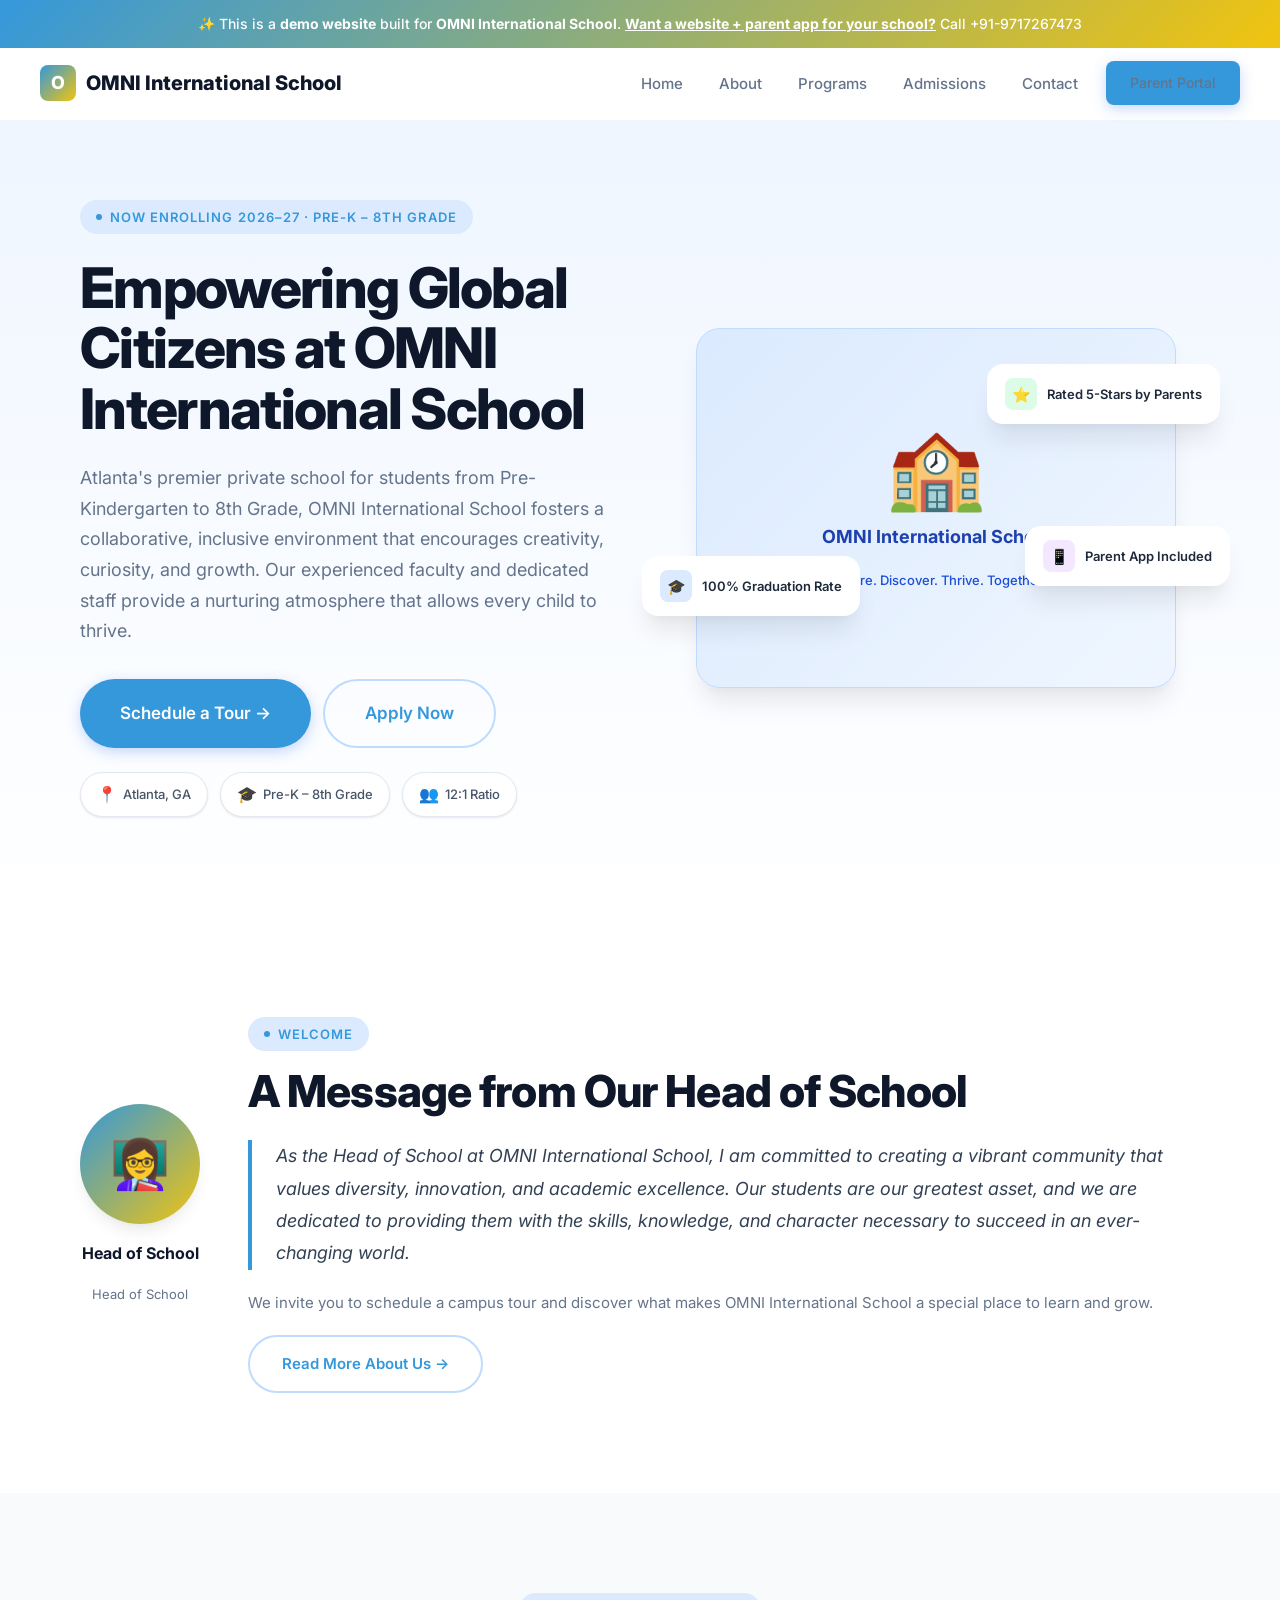
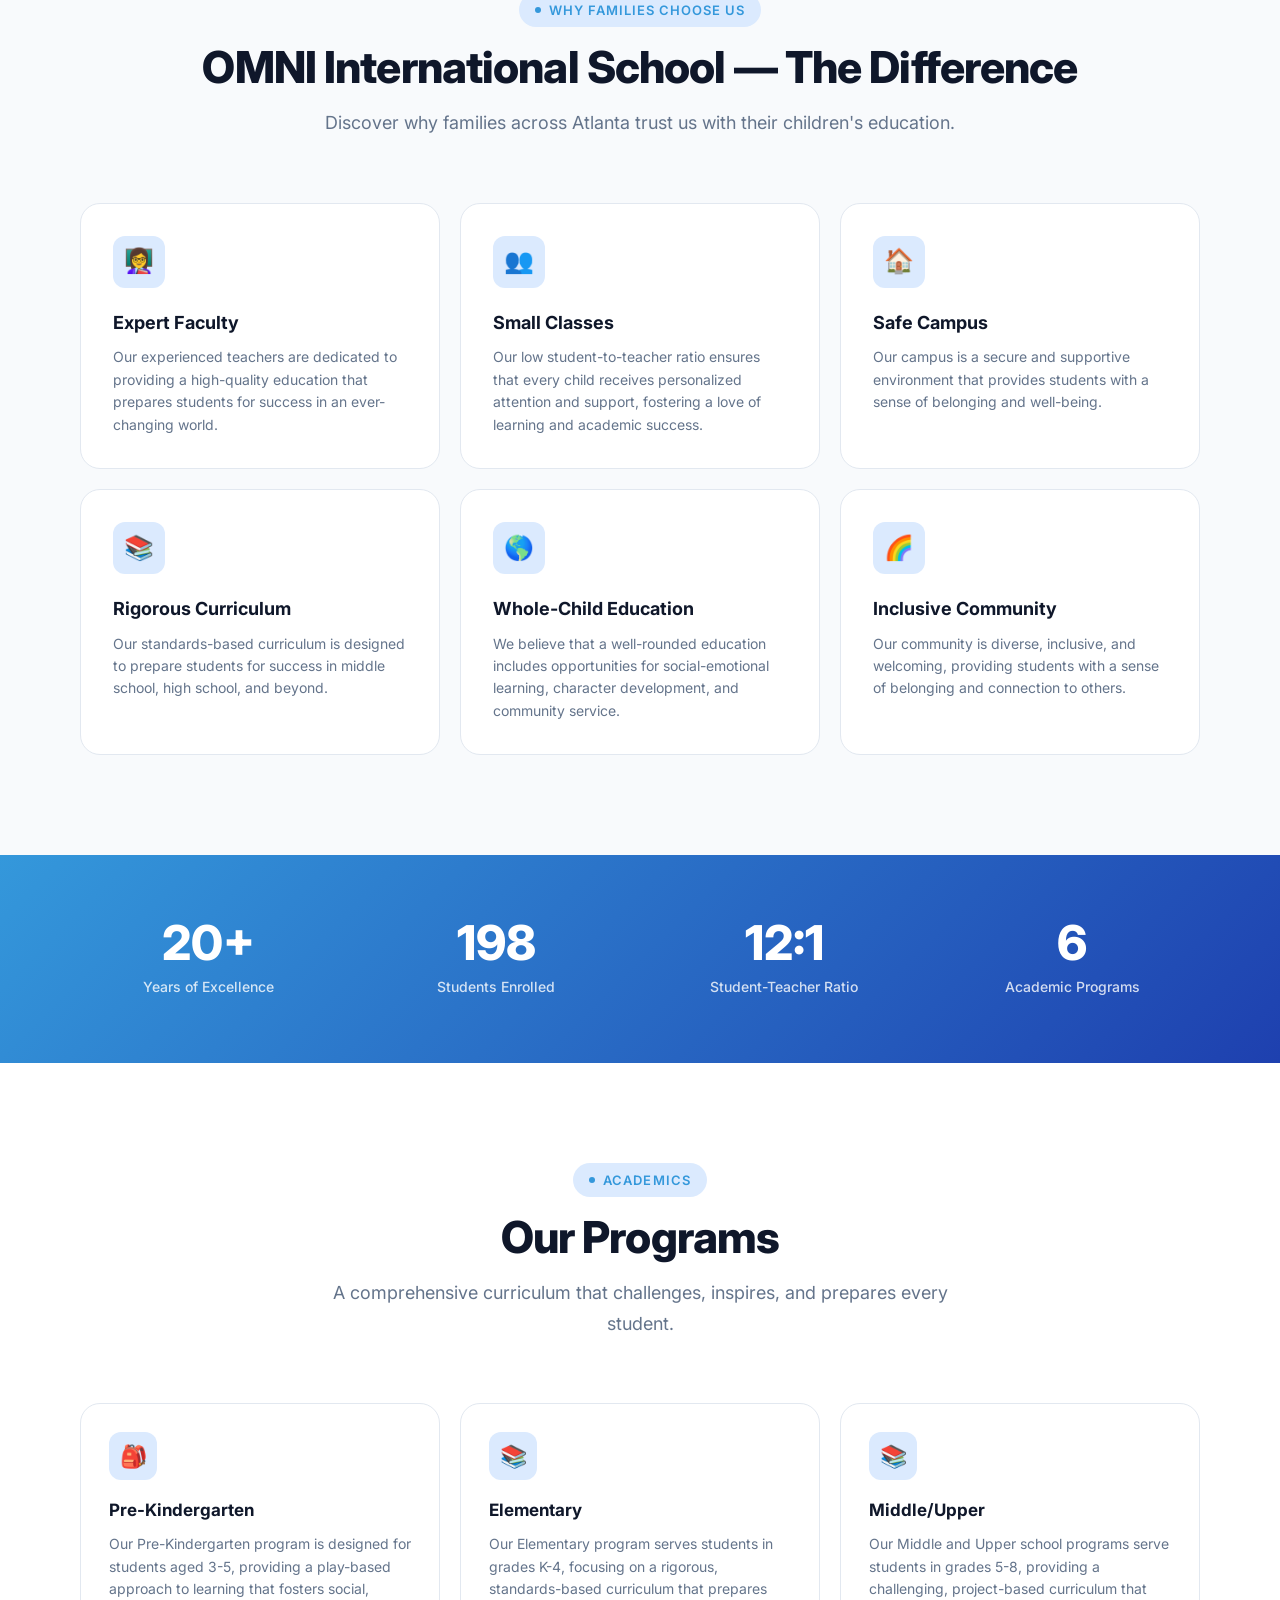
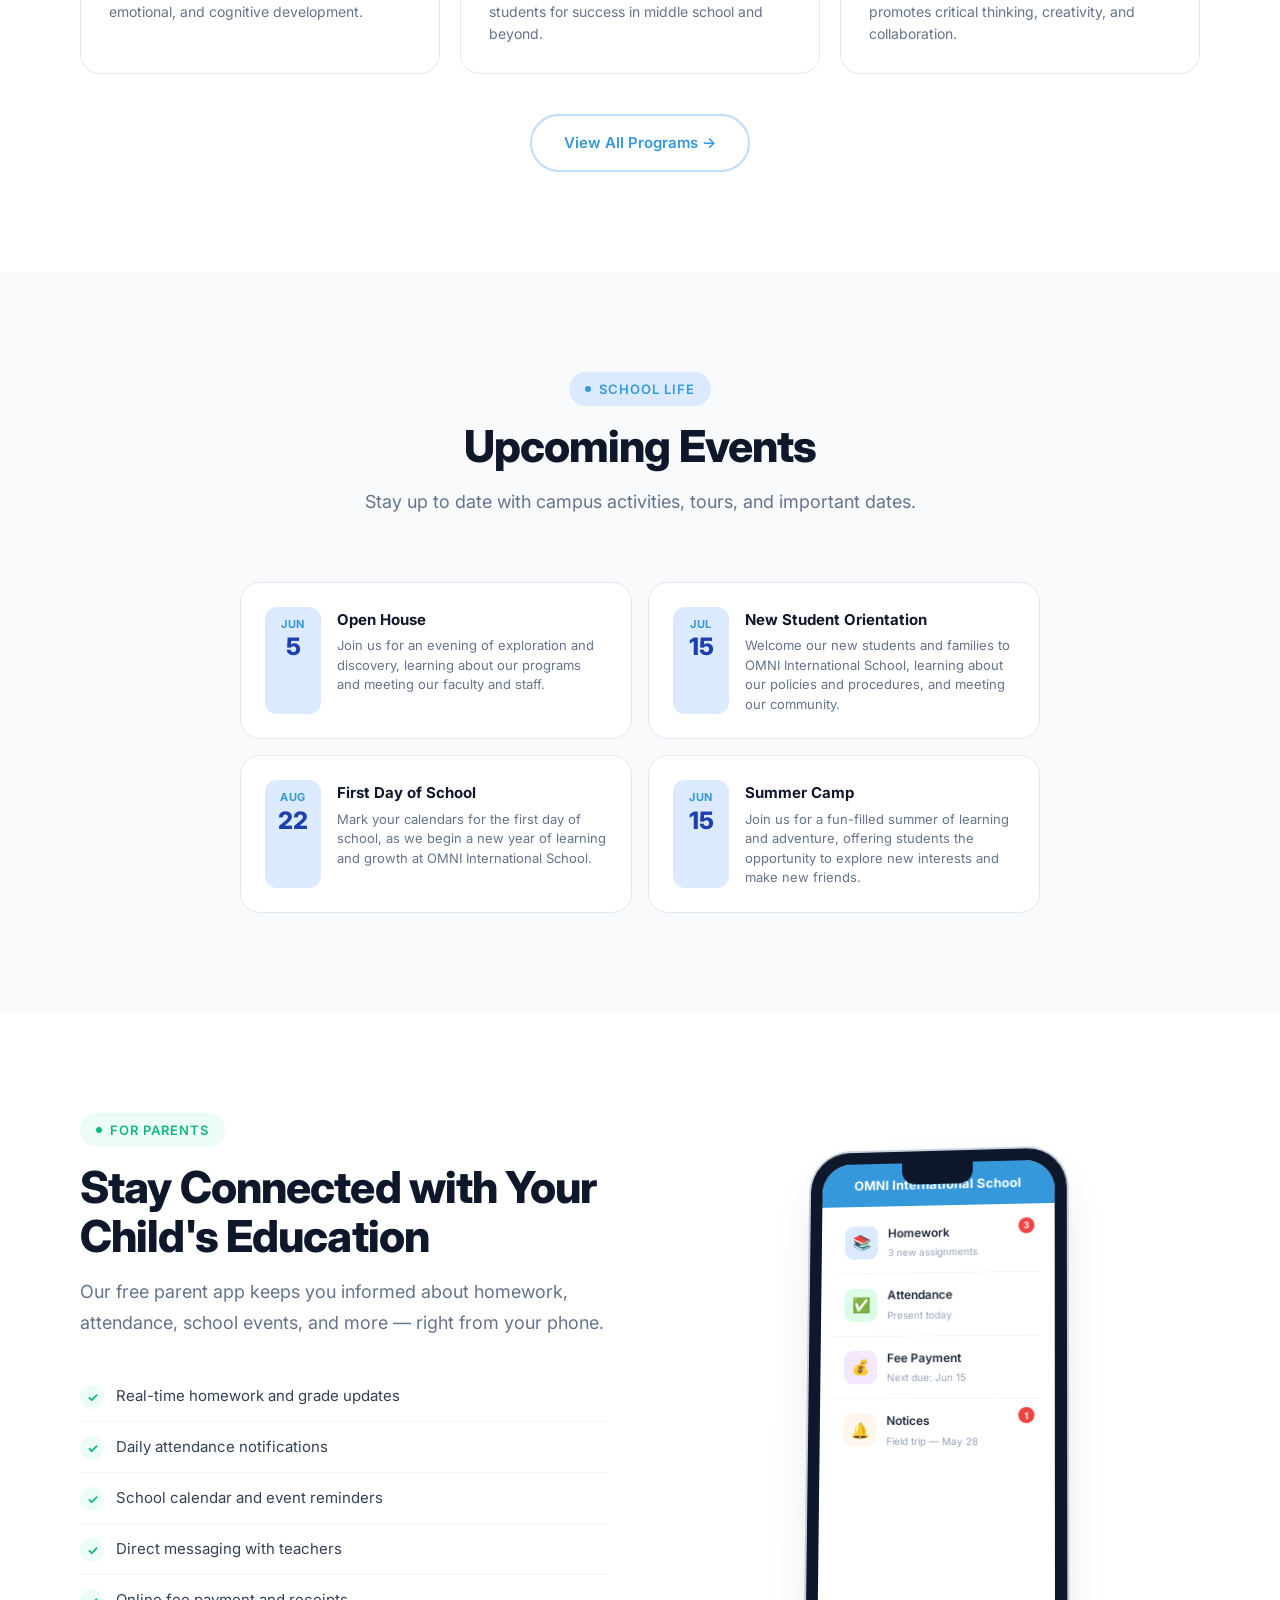
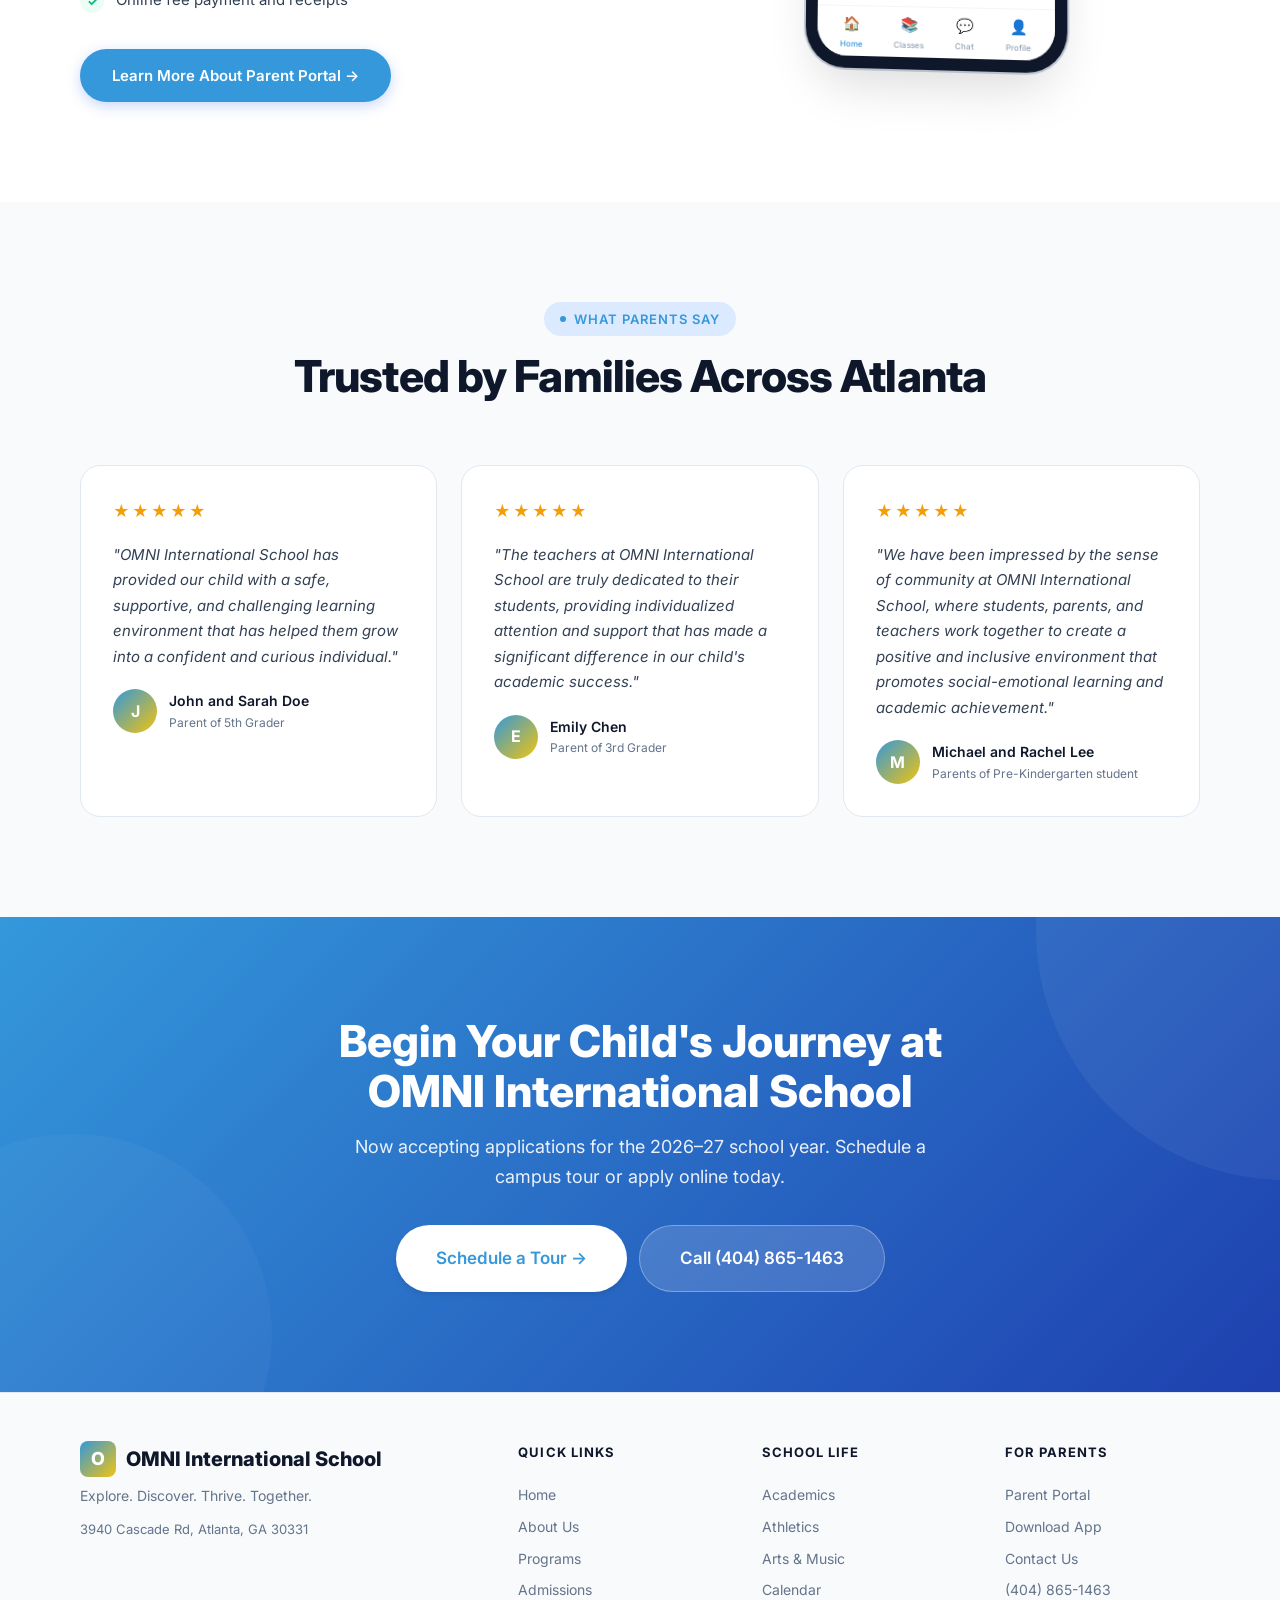
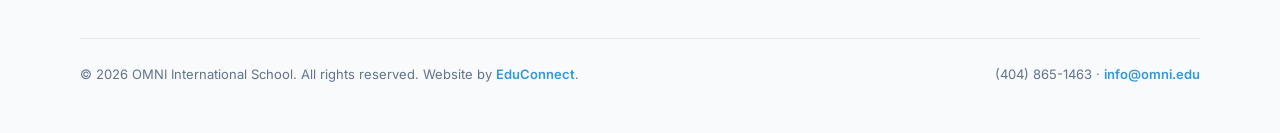
<file: index.html>
<!DOCTYPE html><html lang="en"><head>
  <meta charset="UTF-8"><meta name="viewport" content="width=device-width,initial-scale=1.0">
  <title>Home — OMNI International School</title>
  <meta name="description" content="Home — OMNI International School, a premier school in Atlanta, GA serving Pre-K – 8th Grade.">
  <meta property="og:title" content="Home — OMNI International School"><meta property="og:type" content="website">
  <link rel="preconnect" href="https://fonts.googleapis.com"><link rel="preconnect" href="https://fonts.gstatic.com" crossorigin>
  <link href="https://fonts.googleapis.com/css2?family=Inter:wght@400;500;600;700;800&display=swap" rel="stylesheet">
  <link rel="stylesheet" href="/styles.css"><script src="/main.js" defer></script>
</head><body><div class="demo-banner">
  ✨ This is a <strong>demo website</strong> built for <strong>OMNI International School</strong>.
  <a href="mailto:bhupender@myfirststepschool.com">Want a website + parent app for your school?</a> Call +91-9717267473
</div>
<nav class="navbar">
  <a href="/" class="logo"><span class="logo-icon">O</span>OMNI International School</a>
  <div class="nav-links">
    <a href="/">Home</a>
    <a href="/about.html">About</a>
    <a href="/programs.html">Programs</a>
    <a href="/admissions.html">Admissions</a>
    <a href="/contact.html">Contact</a>
    <a href="/parents.html" class="btn btn-primary" style="padding:10px 24px;font-size:14px">Parent Portal</a>
  </div>
  <button class="hamburger" aria-label="Toggle menu"><span></span><span></span><span></span></button>
</nav><main>
<section class="hero"><div class="container"><div class="hero-inner">
  <div class="hero-content">
    <div class="badge animate-on-scroll mb-6">Now Enrolling 2026–27 · Pre-K – 8th Grade</div>
    <h1 class="heading-xl animate-on-scroll mb-6">Empowering Global Citizens at OMNI International School</h1>
    <p class="text-lg text-muted animate-on-scroll mb-8">Atlanta's premier private school for students from Pre-Kindergarten to 8th Grade, OMNI International School fosters a collaborative, inclusive environment that encourages creativity, curiosity, and growth. Our experienced faculty and dedicated staff provide a nurturing atmosphere that allows every child to thrive.</p>
    <div class="hero-actions animate-on-scroll">
      <a href="/admissions.html" class="btn btn-primary btn-lg">Schedule a Tour →</a>
      <a href="/admissions.html" class="btn btn-outline btn-lg">Apply Now</a>
    </div>
    <div class="hero-info-cards animate-on-scroll" style="margin-top:24px">
      <div class="info-chip"><span class="ic-icon">📍</span> Atlanta, GA</div>
      <div class="info-chip"><span class="ic-icon">🎓</span> Pre-K – 8th Grade</div>
      <div class="info-chip"><span class="ic-icon">👥</span> 12:1 Ratio</div>
    </div>
  </div>
  <div class="hero-visual animate-on-scroll">
    <div class="school-illustration"><div class="school-illustration-inner">
      <div class="school-building">🏫</div><h3>OMNI International School</h3><p>Explore. Discover. Thrive. Together.</p>
    </div></div>
    <div class="float-card card-1"><div class="fc-icon green">⭐</div>Rated 5-Stars by Parents</div>
    <div class="float-card card-2"><div class="fc-icon blue">🎓</div>100% Graduation Rate</div>
    <div class="float-card card-3"><div class="fc-icon purple">📱</div>Parent App Included</div>
  </div>
</div></div></section>

<section class="welcome-section section-padding"><div class="container"><div class="welcome-grid">
  <div class="principal-card animate-on-scroll">
    <div class="principal-avatar">👩‍🏫</div>
    <div class="principal-name">Head of School</div><div class="principal-title">Head of School</div>
  </div>
  <div class="welcome-text animate-on-scroll">
    <div class="badge mb-4">Welcome</div>
    <h2 class="heading-lg mb-6">A Message from Our Head of School</h2>
    <blockquote>As the Head of School at OMNI International School, I am committed to creating a vibrant community that values diversity, innovation, and academic excellence. Our students are our greatest asset, and we are dedicated to providing them with the skills, knowledge, and character necessary to succeed in an ever-changing world.</blockquote>
    <p>We invite you to schedule a campus tour and discover what makes OMNI International School a special place to learn and grow.</p>
    <a href="/about.html" class="btn btn-outline" style="margin-top:20px">Read More About Us →</a>
  </div>
</div></div></section>

<section class="features-section section-padding"><div class="container">
  <div class="text-center mb-16">
    <div class="badge animate-on-scroll mb-4">Why Families Choose Us</div>
    <h2 class="heading-lg animate-on-scroll mb-4">OMNI International School — The Difference</h2>
    <p class="text-lg text-muted max-w-lg mx-auto animate-on-scroll">Discover why families across Atlanta trust us with their children's education.</p>
  </div>
  <div class="features-grid">
      <div class="feature-card animate-on-scroll stagger-1">
        <div class="feature-icon">👩‍🏫</div><h3>Expert Faculty</h3><p>Our experienced teachers are dedicated to providing a high-quality education that prepares students for success in an ever-changing world.</p>
      </div>
      <div class="feature-card animate-on-scroll stagger-2">
        <div class="feature-icon">👥</div><h3>Small Classes</h3><p>Our low student-to-teacher ratio ensures that every child receives personalized attention and support, fostering a love of learning and academic success.</p>
      </div>
      <div class="feature-card animate-on-scroll stagger-3">
        <div class="feature-icon">🏠</div><h3>Safe Campus</h3><p>Our campus is a secure and supportive environment that provides students with a sense of belonging and well-being.</p>
      </div>
      <div class="feature-card animate-on-scroll stagger-4">
        <div class="feature-icon">📚</div><h3>Rigorous Curriculum</h3><p>Our standards-based curriculum is designed to prepare students for success in middle school, high school, and beyond.</p>
      </div>
      <div class="feature-card animate-on-scroll stagger-5">
        <div class="feature-icon">🌎</div><h3>Whole-Child Education</h3><p>We believe that a well-rounded education includes opportunities for social-emotional learning, character development, and community service.</p>
      </div>
      <div class="feature-card animate-on-scroll stagger-6">
        <div class="feature-icon">🌈</div><h3>Inclusive Community</h3><p>Our community is diverse, inclusive, and welcoming, providing students with a sense of belonging and connection to others.</p>
      </div></div>
</div></section>

<section class="stats-section"><div class="container"><div class="stats-grid">
  <div class="animate-on-scroll stagger-1"><div class="stat-value" data-count="20" data-suffix="+">0+</div><div class="stat-label">Years of Excellence</div></div>
  <div class="animate-on-scroll stagger-2"><div class="stat-value" data-count="200">0</div><div class="stat-label">Students Enrolled</div></div>
  <div class="animate-on-scroll stagger-3"><div class="stat-value">12:1</div><div class="stat-label">Student-Teacher Ratio</div></div>
  <div class="animate-on-scroll stagger-4"><div class="stat-value" data-count="6">0</div><div class="stat-label">Academic Programs</div></div>
</div></div></section>

<section class="programs-section section-padding"><div class="container">
  <div class="text-center mb-16">
    <div class="badge animate-on-scroll mb-4">Academics</div>
    <h2 class="heading-lg animate-on-scroll mb-4">Our Programs</h2>
    <p class="text-lg text-muted max-w-lg mx-auto animate-on-scroll">A comprehensive curriculum that challenges, inspires, and prepares every student.</p>
  </div>
  <div class="programs-grid">
      <div class="program-card animate-on-scroll stagger-1">
        <div class="program-icon">🎒</div><h3>Pre-Kindergarten</h3><p>Our Pre-Kindergarten program is designed for students aged 3-5, providing a play-based approach to learning that fosters social, emotional, and cognitive development.</p>
      </div>
      <div class="program-card animate-on-scroll stagger-2">
        <div class="program-icon">📚</div><h3>Elementary</h3><p>Our Elementary program serves students in grades K-4, focusing on a rigorous, standards-based curriculum that prepares students for success in middle school and beyond.</p>
      </div>
      <div class="program-card animate-on-scroll stagger-3">
        <div class="program-icon">📚</div><h3>Middle/Upper</h3><p>Our Middle and Upper school programs serve students in grades 5-8, providing a challenging, project-based curriculum that promotes critical thinking, creativity, and collaboration.</p>
      </div></div>
  <div class="text-center animate-on-scroll" style="margin-top:40px"><a href="/programs.html" class="btn btn-outline">View All Programs →</a></div>
</div></section>

<section class="events-section section-padding"><div class="container">
  <div class="text-center mb-16">
    <div class="badge animate-on-scroll mb-4">School Life</div>
    <h2 class="heading-lg animate-on-scroll mb-4">Upcoming Events</h2>
    <p class="text-lg text-muted max-w-lg mx-auto animate-on-scroll">Stay up to date with campus activities, tours, and important dates.</p>
  </div>
  <div class="events-grid"><div class="event-card animate-on-scroll stagger-1">
        <div class="event-date"><div class="month">Jun</div><div class="day">5</div></div>
        <div class="event-info"><h4>Open House</h4><p>Join us for an evening of exploration and discovery, learning about our programs and meeting our faculty and staff.</p></div>
      </div><div class="event-card animate-on-scroll stagger-2">
        <div class="event-date"><div class="month">Jul</div><div class="day">15</div></div>
        <div class="event-info"><h4>New Student Orientation</h4><p>Welcome our new students and families to OMNI International School, learning about our policies and procedures, and meeting our community.</p></div>
      </div><div class="event-card animate-on-scroll stagger-3">
        <div class="event-date"><div class="month">Aug</div><div class="day">22</div></div>
        <div class="event-info"><h4>First Day of School</h4><p>Mark your calendars for the first day of school, as we begin a new year of learning and growth at OMNI International School.</p></div>
      </div><div class="event-card animate-on-scroll stagger-4">
        <div class="event-date"><div class="month">Jun</div><div class="day">15</div></div>
        <div class="event-info"><h4>Summer Camp</h4><p>Join us for a fun-filled summer of learning and adventure, offering students the opportunity to explore new interests and make new friends.</p></div>
      </div></div>
</div></section>

<section class="portal-section section-padding"><div class="container"><div class="portal-grid">
  <div>
    <div class="badge accent animate-on-scroll mb-4">For Parents</div>
    <h2 class="heading-lg animate-on-scroll mb-4">Stay Connected with Your Child's Education</h2>
    <p class="text-lg text-muted animate-on-scroll mb-8">Our free parent app keeps you informed about homework, attendance, school events, and more — right from your phone.</p>
    <ul class="portal-features animate-on-scroll">
      <li><span class="pf-icon">✓</span>Real-time homework and grade updates</li>
      <li><span class="pf-icon">✓</span>Daily attendance notifications</li>
      <li><span class="pf-icon">✓</span>School calendar and event reminders</li>
      <li><span class="pf-icon">✓</span>Direct messaging with teachers</li>
      <li><span class="pf-icon">✓</span>Online fee payment and receipts</li>
    </ul>
    <a href="/parents.html" class="btn btn-primary animate-on-scroll" style="margin-top:24px">Learn More About Parent Portal →</a>
  </div>
  <div class="animate-on-scroll" style="display:flex;justify-content:center">
    <div class="phone-mockup"><div class="phone-screen">
      <div class="phone-status-bar">OMNI International School</div>
      <div class="phone-screen-content">
        <div class="phone-nav-item"><div class="phone-nav-icon blue">📚</div><div><div class="phone-nav-label">Homework</div><div class="phone-nav-sub">3 new assignments</div></div><div class="phone-badge">3</div></div>
        <div class="phone-nav-item"><div class="phone-nav-icon green">✅</div><div><div class="phone-nav-label">Attendance</div><div class="phone-nav-sub">Present today</div></div></div>
        <div class="phone-nav-item"><div class="phone-nav-icon purple">💰</div><div><div class="phone-nav-label">Fee Payment</div><div class="phone-nav-sub">Next due: Jun 15</div></div></div>
        <div class="phone-nav-item"><div class="phone-nav-icon orange">🔔</div><div><div class="phone-nav-label">Notices</div><div class="phone-nav-sub">Field trip — May 28</div></div><div class="phone-badge">1</div></div>
      </div>
      <div class="phone-bottom-bar">
        <div class="phone-tab active"><div style="font-size:14px">🏠</div>Home</div>
        <div class="phone-tab"><div style="font-size:14px">📚</div>Classes</div>
        <div class="phone-tab"><div style="font-size:14px">💬</div>Chat</div>
        <div class="phone-tab"><div style="font-size:14px">👤</div>Profile</div>
      </div>
    </div></div>
  </div>
</div></div></section>

<section class="testimonials-section section-padding"><div class="container">
  <div class="text-center mb-16">
    <div class="badge animate-on-scroll mb-4">What Parents Say</div>
    <h2 class="heading-lg animate-on-scroll mb-4">Trusted by Families Across Atlanta</h2>
  </div>
  <div class="testimonials-grid">
      <div class="testimonial-card animate-on-scroll stagger-1">
        <div class="stars"><span class="star">★</span><span class="star">★</span><span class="star">★</span><span class="star">★</span><span class="star">★</span></div>
        <p class="testimonial-text">"OMNI International School has provided our child with a safe, supportive, and challenging learning environment that has helped them grow into a confident and curious individual."</p>
        <div class="testimonial-author"><div class="author-avatar">J</div>
        <div class="author-info"><div class="author-name">John and Sarah Doe</div><div class="author-role">Parent of 5th Grader</div></div></div>
      </div>
      <div class="testimonial-card animate-on-scroll stagger-2">
        <div class="stars"><span class="star">★</span><span class="star">★</span><span class="star">★</span><span class="star">★</span><span class="star">★</span></div>
        <p class="testimonial-text">"The teachers at OMNI International School are truly dedicated to their students, providing individualized attention and support that has made a significant difference in our child's academic success."</p>
        <div class="testimonial-author"><div class="author-avatar">E</div>
        <div class="author-info"><div class="author-name">Emily Chen</div><div class="author-role">Parent of 3rd Grader</div></div></div>
      </div>
      <div class="testimonial-card animate-on-scroll stagger-3">
        <div class="stars"><span class="star">★</span><span class="star">★</span><span class="star">★</span><span class="star">★</span><span class="star">★</span></div>
        <p class="testimonial-text">"We have been impressed by the sense of community at OMNI International School, where students, parents, and teachers work together to create a positive and inclusive environment that promotes social-emotional learning and academic achievement."</p>
        <div class="testimonial-author"><div class="author-avatar">M</div>
        <div class="author-info"><div class="author-name">Michael and Rachel Lee</div><div class="author-role">Parents of Pre-Kindergarten student</div></div></div>
      </div></div>
</div></section>

<section class="cta-section"><div class="container"><div class="cta-content animate-on-scroll">
  <h2>Begin Your Child's Journey at OMNI International School</h2>
  <p>Now accepting applications for the 2026–27 school year. Schedule a campus tour or apply online today.</p>
  <div class="cta-actions">
    <a href="/admissions.html" class="btn btn-white btn-lg">Schedule a Tour →</a>
    <a href="tel:(404) 865-1463" class="btn btn-lg" style="background:rgba(255,255,255,.15);color:white;border:1px solid rgba(255,255,255,.3)">Call (404) 865-1463</a>
  </div>
</div></div></section>
</main><footer class="footer">
  <div class="container">
    <div class="footer-grid">
      <div class="footer-brand">
        <div class="logo" style="margin-bottom:8px"><span class="logo-icon">O</span>OMNI International School</div>
        <p>Explore. Discover. Thrive. Together.</p>
        <p style="margin-top:12px;font-size:13px">3940 Cascade Rd, Atlanta, GA 30331</p>
      </div>
      <div class="footer-col"><h4>Quick Links</h4><a href="/">Home</a><a href="/about.html">About Us</a><a href="/programs.html">Programs</a><a href="/admissions.html">Admissions</a></div>
      <div class="footer-col"><h4>School Life</h4><a href="/programs.html">Academics</a><a href="/programs.html">Athletics</a><a href="/programs.html">Arts &amp; Music</a><a href="/contact.html">Calendar</a></div>
      <div class="footer-col"><h4>For Parents</h4><a href="/parents.html">Parent Portal</a><a href="/parents.html">Download App</a><a href="/contact.html">Contact Us</a><a href="tel:(404) 865-1463">(404) 865-1463</a></div>
    </div>
    <div class="footer-bottom">
      <p>&copy; 2026 OMNI International School. All rights reserved. Website by <a href="mailto:bhupender@myfirststepschool.com">EduConnect</a>.</p>
      <p>(404) 865-1463 &middot; <a href="mailto:info@omni.edu">info@omni.edu</a></p>
    </div>
  </div>
</footer></body></html>
</file>
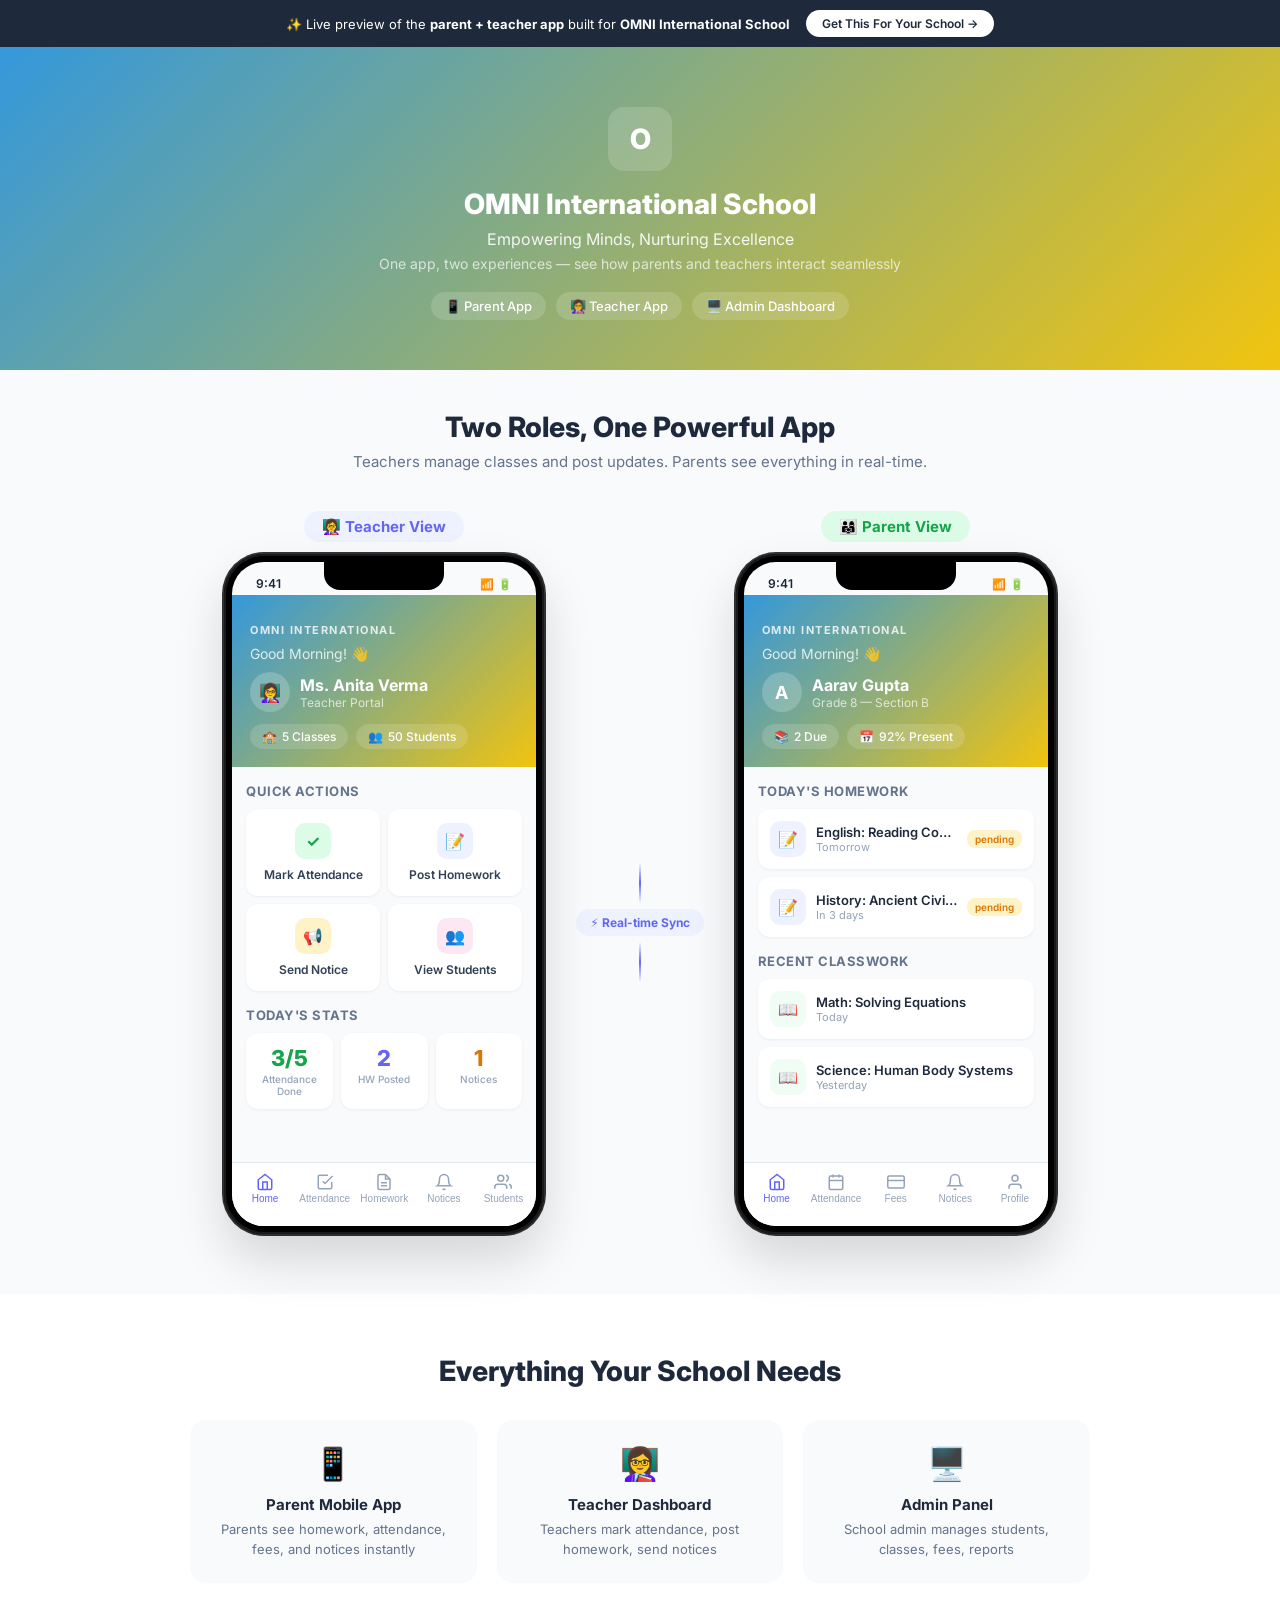
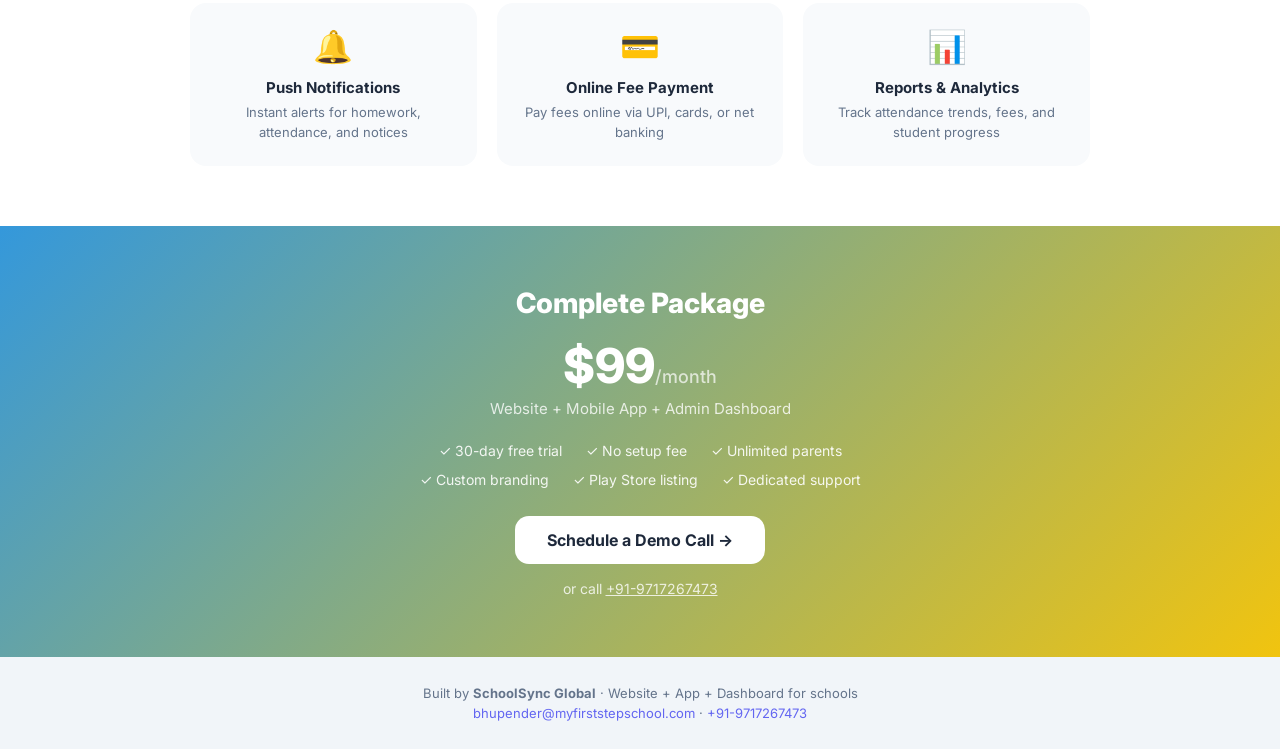
<file: app/index.html>
<!DOCTYPE html>
<html lang="en">
<head>
  <meta charset="UTF-8">
  <meta name="viewport" content="width=device-width,initial-scale=1.0">
  <title>OMNI International School — App Preview</title>
  <meta name="description" content="See how the OMNI International School parent &amp; teacher app would look. Homework, attendance, fees, notices — all in one app.">
  <link rel="preconnect" href="https://fonts.googleapis.com">
  <link rel="preconnect" href="https://fonts.gstatic.com" crossorigin>
  <link href="https://fonts.googleapis.com/css2?family=Inter:wght@400;500;600;700;800&display=swap" rel="stylesheet">
  <link rel="stylesheet" href="/app/styles.css">
</head>
<body>
  <!-- Top banner -->
  <div class="demo-banner">
    <div class="banner-inner">
      <span>✨ Live preview of the <strong>parent + teacher app</strong> built for <strong>OMNI International School</strong></span>
      <a href="mailto:bhupender@myfirststepschool.com" class="banner-cta">Get This For Your School →</a>
    </div>
  </div>

  <!-- Hero section -->
  <div class="hero-section" style="background:linear-gradient(135deg,#3498db,#f1c40f)">
    <div class="hero-content">
      <div class="hero-logo" style="background:rgba(255,255,255,.15)">O</div>
      <h1>OMNI International School</h1>
      <p class="hero-tagline">Empowering Minds, Nurturing Excellence</p>
      <p class="hero-desc">One app, two experiences — see how parents and teachers interact seamlessly</p>
      <div class="hero-badges">
        <span class="hero-badge">📱 Parent App</span>
        <span class="hero-badge">👩‍🏫 Teacher App</span>
        <span class="hero-badge">🖥️ Admin Dashboard</span>
      </div>
    </div>
  </div>

  <!-- Dual Phone Section -->
  <div class="phones-section">
    <div class="phones-header">
      <h2>Two Roles, One Powerful App</h2>
      <p>Teachers manage classes and post updates. Parents see everything in real-time.</p>
    </div>

    <div class="phones-container">
      <!-- TEACHER PHONE -->
      <div class="phone-wrapper">
        <div class="phone-label teacher-label">👩‍🏫 Teacher View</div>
        <div class="phone-frame" id="teacher-phone">
          <div class="phone-notch"></div>
          <div class="phone-screen">
            <div class="status-bar">
              <span class="time">9:41</span>
              <div class="status-icons"><span>📶</span><span>🔋</span></div>
            </div>

            <!-- Teacher: Dashboard -->
            <div class="app-screen active" data-screen="t-dashboard" data-phone="teacher">
              <div class="screen-hero" style="background:linear-gradient(135deg,#3498db,#f1c40f)">
                <div class="app-name-bar">OMNI International</div>
                <div class="hero-greeting">Good Morning! 👋</div>
                <div class="hero-student">
                  <div class="student-avatar">👩‍🏫</div>
                  <div>
                    <div class="student-name">Ms. Anita Verma</div>
                    <div class="student-class">Teacher Portal</div>
                  </div>
                </div>
                <div class="hero-chips">
                  <div class="glass-chip"><span>🏫</span> 5 Classes</div>
                  <div class="glass-chip"><span>👥</span> 50 Students</div>
                </div>
              </div>
              <div class="screen-body">
                <div class="section-label">Quick Actions</div>
                <div class="quick-actions">
                  <div class="action-card" data-goto="t-attendance">
                    <div class="action-icon" style="background:#DCFCE7;color:#16A34A">✓</div>
                    <span>Mark Attendance</span>
                  </div>
                  <div class="action-card" data-goto="t-homework">
                    <div class="action-icon" style="background:#EEF2FF;color:#6366F1">📝</div>
                    <span>Post Homework</span>
                  </div>
                  <div class="action-card" data-goto="t-notices">
                    <div class="action-icon" style="background:#FEF3C7;color:#D97706">📢</div>
                    <span>Send Notice</span>
                  </div>
                  <div class="action-card" data-goto="t-students">
                    <div class="action-icon" style="background:#FCE7F3;color:#DB2777">👥</div>
                    <span>View Students</span>
                  </div>
                </div>
                <div class="section-label" style="margin-top:16px">Today's Stats</div>
                <div class="stats-row">
                  <div class="stat-card"><div class="stat-num" style="color:#16A34A">3/5</div><div class="stat-lbl">Attendance Done</div></div>
                  <div class="stat-card"><div class="stat-num" style="color:#6366F1">2</div><div class="stat-lbl">HW Posted</div></div>
                  <div class="stat-card"><div class="stat-num" style="color:#D97706">1</div><div class="stat-lbl">Notices</div></div>
                </div>
              </div>
            </div>

            <!-- Teacher: Mark Attendance -->
            <div class="app-screen" data-screen="t-attendance" data-phone="teacher">
              <div class="screen-hero compact" style="background:linear-gradient(135deg,#3498db,#f1c40f)">
                <div class="app-name-bar">OMNI International</div>
                <div class="screen-title">Mark Attendance</div>
                <div class="screen-subtitle">Sunday, May 24, 2026</div>
              </div>
              <div class="screen-body">
                <div class="class-selector"><div class="class-chip active">Grade 3-A</div><div class="class-chip">Grade 3-B</div><div class="class-chip">Grade 4-A</div></div>
                <div class="attendance-toolbar">
                  <button class="att-btn present-btn">All Present</button>
                  <button class="att-btn absent-btn">All Absent</button>
                </div>
                <div id="teacher-attendance-list" class="card-list"></div>
              </div>
            </div>

            <!-- Teacher: Post Homework -->
            <div class="app-screen" data-screen="t-homework" data-phone="teacher">
              <div class="screen-hero compact" style="background:linear-gradient(135deg,#3498db,#f1c40f)">
                <div class="app-name-bar">OMNI International</div>
                <div class="screen-title">Homework</div>
                <div class="screen-subtitle">Post &amp; Manage</div>
              </div>
              <div class="screen-body">
                <div class="form-area">
                  <div class="form-group"><label class="form-label">Class</label><div class="form-select">Grade 3 — Section A</div></div>
                  <div class="form-group"><label class="form-label">Subject</label><div class="form-select">Mathematics</div></div>
                  <div class="form-group"><label class="form-label">Title</label><div class="form-input-demo">Chapter 5 — Fractions Practice</div></div>
                  <div class="form-group"><label class="form-label">Due Date</label><div class="form-input-demo">Tomorrow</div></div>
                  <button class="submit-btn" style="background:#3498db">📤 Post Homework</button>
                </div>
                <div class="section-label" style="margin-top:16px">Recently Posted</div>
                <div id="teacher-hw-list" class="card-list"></div>
              </div>
            </div>

            <!-- Teacher: Send Notice -->
            <div class="app-screen" data-screen="t-notices" data-phone="teacher">
              <div class="screen-hero compact" style="background:linear-gradient(135deg,#3498db,#f1c40f)">
                <div class="app-name-bar">OMNI International</div>
                <div class="screen-title">Notices</div>
                <div class="screen-subtitle">Post Announcements</div>
              </div>
              <div class="screen-body">
                <div class="form-area">
                  <div class="form-group"><label class="form-label">Target</label><div class="class-selector"><div class="class-chip active">All Classes</div><div class="class-chip">3-A</div><div class="class-chip">3-B</div></div></div>
                  <div class="form-group"><label class="form-label">Title</label><div class="form-input-demo">Annual Day Celebration</div></div>
                  <div class="form-group"><label class="form-label">Message</label><div class="form-textarea-demo">Our Annual Day will be held on June 15th. All parents are invited.</div></div>
                  <button class="submit-btn" style="background:#3498db">📢 Post Notice</button>
                </div>
                <div class="section-label" style="margin-top:16px">Recent</div>
                <div id="teacher-notices-list" class="card-list"></div>
              </div>
            </div>

            <!-- Teacher: Students -->
            <div class="app-screen" data-screen="t-students" data-phone="teacher">
              <div class="screen-hero compact" style="background:linear-gradient(135deg,#3498db,#f1c40f)">
                <div class="app-name-bar">OMNI International</div>
                <div class="screen-title">Students</div>
                <div class="screen-subtitle">Class Directory</div>
              </div>
              <div class="screen-body">
                <div class="class-selector"><div class="class-chip active">Grade 3-A</div><div class="class-chip">Grade 3-B</div><div class="class-chip">Grade 4-A</div></div>
                <div class="search-bar"><span>🔍</span><span class="search-text">Search students...</span></div>
                <div id="teacher-students-list" class="card-list"></div>
              </div>
            </div>

            <div class="tab-bar">
              <button class="tab active" data-tab="t-dashboard" data-phone="teacher"><svg width="20" height="20" viewBox="0 0 24 24" fill="none" stroke="currentColor" stroke-width="2"><path d="M3 9l9-7 9 7v11a2 2 0 01-2 2H5a2 2 0 01-2-2z"/><polyline points="9 22 9 12 15 12 15 22"/></svg><span>Home</span></button>
              <button class="tab" data-tab="t-attendance" data-phone="teacher"><svg width="20" height="20" viewBox="0 0 24 24" fill="none" stroke="currentColor" stroke-width="2"><path d="M9 11l3 3L22 4"/><path d="M21 12v7a2 2 0 01-2 2H5a2 2 0 01-2-2V5a2 2 0 012-2h11"/></svg><span>Attendance</span></button>
              <button class="tab" data-tab="t-homework" data-phone="teacher"><svg width="20" height="20" viewBox="0 0 24 24" fill="none" stroke="currentColor" stroke-width="2"><path d="M14 2H6a2 2 0 00-2 2v16a2 2 0 002 2h12a2 2 0 002-2V8z"/><polyline points="14 2 14 8 20 8"/><line x1="16" y1="13" x2="8" y2="13"/><line x1="16" y1="17" x2="8" y2="17"/></svg><span>Homework</span></button>
              <button class="tab" data-tab="t-notices" data-phone="teacher"><svg width="20" height="20" viewBox="0 0 24 24" fill="none" stroke="currentColor" stroke-width="2"><path d="M18 8A6 6 0 006 8c0 7-3 9-3 9h18s-3-2-3-9"/><path d="M13.73 21a2 2 0 01-3.46 0"/></svg><span>Notices</span></button>
              <button class="tab" data-tab="t-students" data-phone="teacher"><svg width="20" height="20" viewBox="0 0 24 24" fill="none" stroke="currentColor" stroke-width="2"><path d="M17 21v-2a4 4 0 00-4-4H5a4 4 0 00-4 4v2"/><circle cx="9" cy="7" r="4"/><path d="M23 21v-2a4 4 0 00-3-3.87"/><path d="M16 3.13a4 4 0 010 7.75"/></svg><span>Students</span></button>
            </div>
          </div>
        </div>
      </div>

      <!-- Sync indicator -->
      <div class="sync-arrow">
        <div class="sync-line"></div>
        <div class="sync-badge">⚡ Real-time Sync</div>
        <div class="sync-line"></div>
      </div>

      <!-- PARENT PHONE -->
      <div class="phone-wrapper">
        <div class="phone-label parent-label">👨‍👩‍👧 Parent View</div>
        <div class="phone-frame" id="parent-phone">
          <div class="phone-notch"></div>
          <div class="phone-screen">
            <div class="status-bar">
              <span class="time">9:41</span>
              <div class="status-icons"><span>📶</span><span>🔋</span></div>
            </div>

            <!-- Parent: Home -->
            <div class="app-screen active" data-screen="p-home" data-phone="parent">
              <div class="screen-hero" style="background:linear-gradient(135deg,#3498db,#f1c40f)">
                <div class="app-name-bar">OMNI International</div>
                <div class="hero-greeting">Good Morning! 👋</div>
                <div class="hero-student">
                  <div class="student-avatar">A</div>
                  <div><div class="student-name">Aarav Gupta</div><div class="student-class">Grade 8 — Section B</div></div>
                </div>
                <div class="hero-chips">
                  <div class="glass-chip"><span>📚</span> 2 Due</div>
                  <div class="glass-chip"><span>📅</span> 92% Present</div>
                </div>
              </div>
              <div class="screen-body">
                <div class="section-label">Today's Homework</div>
                <div id="homework-list" class="card-list"></div>
                <div class="section-label" style="margin-top:16px">Recent Classwork</div>
                <div id="classwork-list" class="card-list"></div>
              </div>
            </div>

            <!-- Parent: Attendance -->
            <div class="app-screen" data-screen="p-attendance" data-phone="parent">
              <div class="screen-hero compact" style="background:linear-gradient(135deg,#3498db,#f1c40f)">
                <div class="app-name-bar">OMNI International</div>
                <div class="screen-title">Attendance</div>
                <div class="screen-subtitle">May Summary</div>
              </div>
              <div class="screen-body">
                <div class="attendance-ring-area"><div class="ring-container"><svg class="progress-ring" viewBox="0 0 120 120"><circle class="ring-bg" cx="60" cy="60" r="52"/><circle class="ring-progress" cx="60" cy="60" r="52" stroke="#3498db" stroke-dasharray="326.7" stroke-dashoffset="26"/></svg><div class="ring-label">92%</div></div></div>
                <div class="attendance-stats">
                  <div class="att-stat present"><div class="att-num">22</div><div class="att-label">Present</div></div>
                  <div class="att-stat absent"><div class="att-num">2</div><div class="att-label">Absent</div></div>
                  <div class="att-stat other"><div class="att-num">4</div><div class="att-label">Holiday</div></div>
                </div>
                <div class="section-label">Recent Absences</div>
                <div id="absences-list" class="card-list"></div>
              </div>
            </div>

            <!-- Parent: Fees -->
            <div class="app-screen" data-screen="p-fees" data-phone="parent">
              <div class="screen-hero compact" style="background:linear-gradient(135deg,#3498db,#f1c40f)">
                <div class="app-name-bar">OMNI International</div>
                <div class="screen-title">Fees</div>
                <div class="screen-subtitle">Payment Summary</div>
              </div>
              <div class="screen-body">
                <div class="fee-summary"><div class="fee-total"><div class="fee-amount">$700</div><div class="fee-label">Total This Term</div></div><div class="fee-chips"><div class="fee-chip paid"><span>✓</span> <span>1</span> Paid</div><div class="fee-chip pending"><span>!</span> <span>1</span> Pending</div></div></div>
                <div class="section-label">Fee Details</div>
                <div id="fees-list" class="card-list"></div>
              </div>
            </div>

            <!-- Parent: Notices -->
            <div class="app-screen" data-screen="p-notices" data-phone="parent">
              <div class="screen-hero compact" style="background:linear-gradient(135deg,#3498db,#f1c40f)">
                <div class="app-name-bar">OMNI International</div>
                <div class="screen-title">Notices</div>
                <div class="screen-subtitle">School Announcements</div>
              </div>
              <div class="screen-body"><div id="notices-list" class="card-list"></div></div>
            </div>

            <!-- Parent: Profile -->
            <div class="app-screen" data-screen="p-profile" data-phone="parent">
              <div class="screen-hero compact" style="background:linear-gradient(135deg,#3498db,#f1c40f)">
                <div class="app-name-bar">OMNI International</div>
                <div class="screen-title">Profile</div>
                <div class="screen-subtitle">Student Information</div>
              </div>
              <div class="screen-body">
                <div class="profile-header"><div class="profile-avatar" style="background:linear-gradient(135deg,#3498db,#f1c40f)">A</div><div class="profile-name">Aarav Gupta</div><div class="profile-class">Grade 8 — Section B · Roll No. 12</div></div>
                <div class="profile-details">
                  <div class="profile-row"><span class="profile-icon">🏫</span><div><div class="pd-label">School</div><div class="pd-value">OMNI International School</div></div></div>
                  <div class="profile-row"><span class="profile-icon">👨‍👩‍👧</span><div><div class="pd-label">Parent</div><div class="pd-value">Mr. & Mrs. Gupta</div></div></div>
                  <div class="profile-row"><span class="profile-icon">📞</span><div><div class="pd-label">Contact</div><div class="pd-value">+1-678-123-4567</div></div></div>
                  <div class="profile-row"><span class="profile-icon">📧</span><div><div class="pd-label">Email</div><div class="pd-value">guptas@example.com</div></div></div>
                  <div class="profile-row"><span class="profile-icon">🩸</span><div><div class="pd-label">Blood Group</div><div class="pd-value">O+</div></div></div>
                </div>
              </div>
            </div>

            <div class="tab-bar">
              <button class="tab active" data-tab="p-home" data-phone="parent"><svg width="20" height="20" viewBox="0 0 24 24" fill="none" stroke="currentColor" stroke-width="2"><path d="M3 9l9-7 9 7v11a2 2 0 01-2 2H5a2 2 0 01-2-2z"/><polyline points="9 22 9 12 15 12 15 22"/></svg><span>Home</span></button>
              <button class="tab" data-tab="p-attendance" data-phone="parent"><svg width="20" height="20" viewBox="0 0 24 24" fill="none" stroke="currentColor" stroke-width="2"><rect x="3" y="4" width="18" height="18" rx="2" ry="2"/><line x1="16" y1="2" x2="16" y2="6"/><line x1="8" y1="2" x2="8" y2="6"/><line x1="3" y1="10" x2="21" y2="10"/></svg><span>Attendance</span></button>
              <button class="tab" data-tab="p-fees" data-phone="parent"><svg width="20" height="20" viewBox="0 0 24 24" fill="none" stroke="currentColor" stroke-width="2"><rect x="1" y="4" width="22" height="16" rx="2" ry="2"/><line x1="1" y1="10" x2="23" y2="10"/></svg><span>Fees</span></button>
              <button class="tab" data-tab="p-notices" data-phone="parent"><svg width="20" height="20" viewBox="0 0 24 24" fill="none" stroke="currentColor" stroke-width="2"><path d="M18 8A6 6 0 006 8c0 7-3 9-3 9h18s-3-2-3-9"/><path d="M13.73 21a2 2 0 01-3.46 0"/></svg><span>Notices</span></button>
              <button class="tab" data-tab="p-profile" data-phone="parent"><svg width="20" height="20" viewBox="0 0 24 24" fill="none" stroke="currentColor" stroke-width="2"><path d="M20 21v-2a4 4 0 00-4-4H8a4 4 0 00-4 4v2"/><circle cx="12" cy="7" r="4"/></svg><span>Profile</span></button>
            </div>
          </div>
        </div>
      </div>
    </div>
  </div>

  <!-- Features -->
  <div class="features-section">
    <div class="features-inner">
      <h2>Everything Your School Needs</h2>
      <div class="features-grid">
        <div class="feat-card"><div class="feat-icon">📱</div><h3>Parent Mobile App</h3><p>Parents see homework, attendance, fees, and notices instantly</p></div>
        <div class="feat-card"><div class="feat-icon">👩‍🏫</div><h3>Teacher Dashboard</h3><p>Teachers mark attendance, post homework, send notices</p></div>
        <div class="feat-card"><div class="feat-icon">🖥️</div><h3>Admin Panel</h3><p>School admin manages students, classes, fees, reports</p></div>
        <div class="feat-card"><div class="feat-icon">🔔</div><h3>Push Notifications</h3><p>Instant alerts for homework, attendance, and notices</p></div>
        <div class="feat-card"><div class="feat-icon">💳</div><h3>Online Fee Payment</h3><p>Pay fees online via UPI, cards, or net banking</p></div>
        <div class="feat-card"><div class="feat-icon">📊</div><h3>Reports &amp; Analytics</h3><p>Track attendance trends, fees, and student progress</p></div>
      </div>
    </div>
  </div>

  <!-- Pricing -->
  <div class="pricing-section" style="background:linear-gradient(135deg,#3498db,#f1c40f)">
    <div class="pricing-inner">
      <h2>Complete Package</h2>
      <div class="pricing-price">$99<span>/month</span></div>
      <p class="pricing-sub">Website + Mobile App + Admin Dashboard</p>
      <div class="pricing-features"><span>✓ 30-day free trial</span><span>✓ No setup fee</span><span>✓ Unlimited parents</span><span>✓ Custom branding</span><span>✓ Play Store listing</span><span>✓ Dedicated support</span></div>
      <a href="mailto:bhupender@myfirststepschool.com?subject=Demo%20for%20omni-international-school" class="cta-button-lg">Schedule a Demo Call →</a>
      <p class="pricing-phone">or call <a href="tel:+919717267473">+91-9717267473</a></p>
    </div>
  </div>

  <footer class="demo-footer">
    <div class="footer-inner">
      <p>Built by <strong>SchoolSync Global</strong> · Website + App + Dashboard for schools</p>
      <p><a href="mailto:bhupender@myfirststepschool.com">bhupender@myfirststepschool.com</a> · <a href="tel:+919717267473">+91-9717267473</a></p>
    </div>
  </footer>

  <script>window.__SCHOOL_CONFIG__ = {"homework":[{"subject":"English","title":"Reading Comprehension","due":"Tomorrow","status":"pending"},{"subject":"History","title":"Ancient Civilizations","due":"In 3 days","status":"pending"}],"classwork":[{"subject":"Math","title":"Solving Equations","date":"Today"},{"subject":"Science","title":"Human Body Systems","date":"Yesterday"}],"absences":[{"date":"2024-05-10","reason":"Illness","status":"approved"},{"date":"2024-05-12","reason":"Family Emergency","status":"approved"}],"fees":[{"type":"Tuition","amount":"$500","due":"2024-05-25","status":"Pending"},{"type":"Activity","amount":"$200","due":"2024-05-28","status":"Paid"}],"notices":[{"title":"School Closure","body":"The school will be closed for spring break from March 15 to March 22.","date":"2024-03-10"}],"teacher":{"students":[{"name":"Aarav Gupta","roll":1,"parent":"Guptas","color":"#87CEEB","textColor":"#000"},{"name":"Eshaan Sharma","roll":1,"parent":"Sharmas","color":"#FFA07A","textColor":"#000"}],"recentHomework":[{"subject":"Math","title":"Chapter 7: Fractions","class":"Grade 8","date":"2024-05-18"},{"subject":"Science","title":"Chapter 5: Human Body","class":"Grade 8","date":"2024-05-20"}],"recentNotices":[{"title":"Summer Camp Registration","target":"All Students","date":"2024-05-15"}]}};</script>
  <script src="/app/app.js"></script>
</body>
</html>
</file>
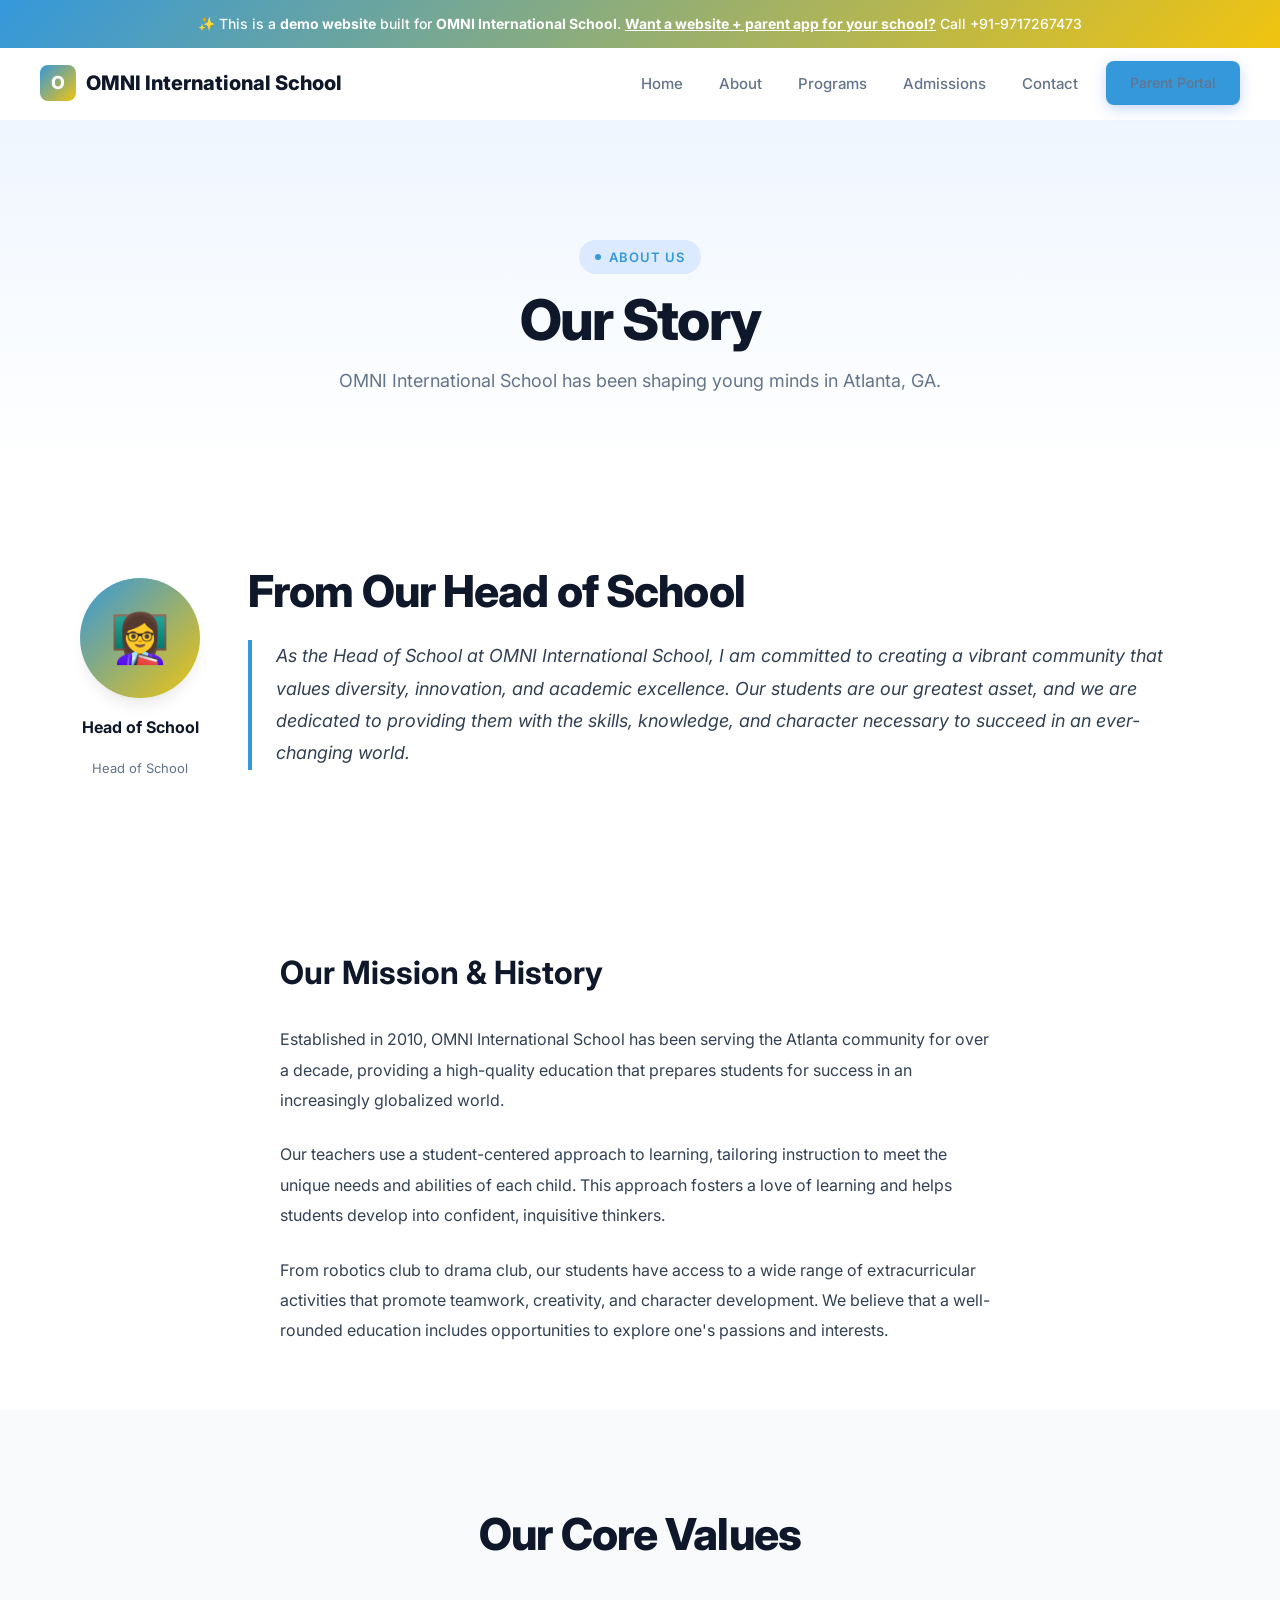
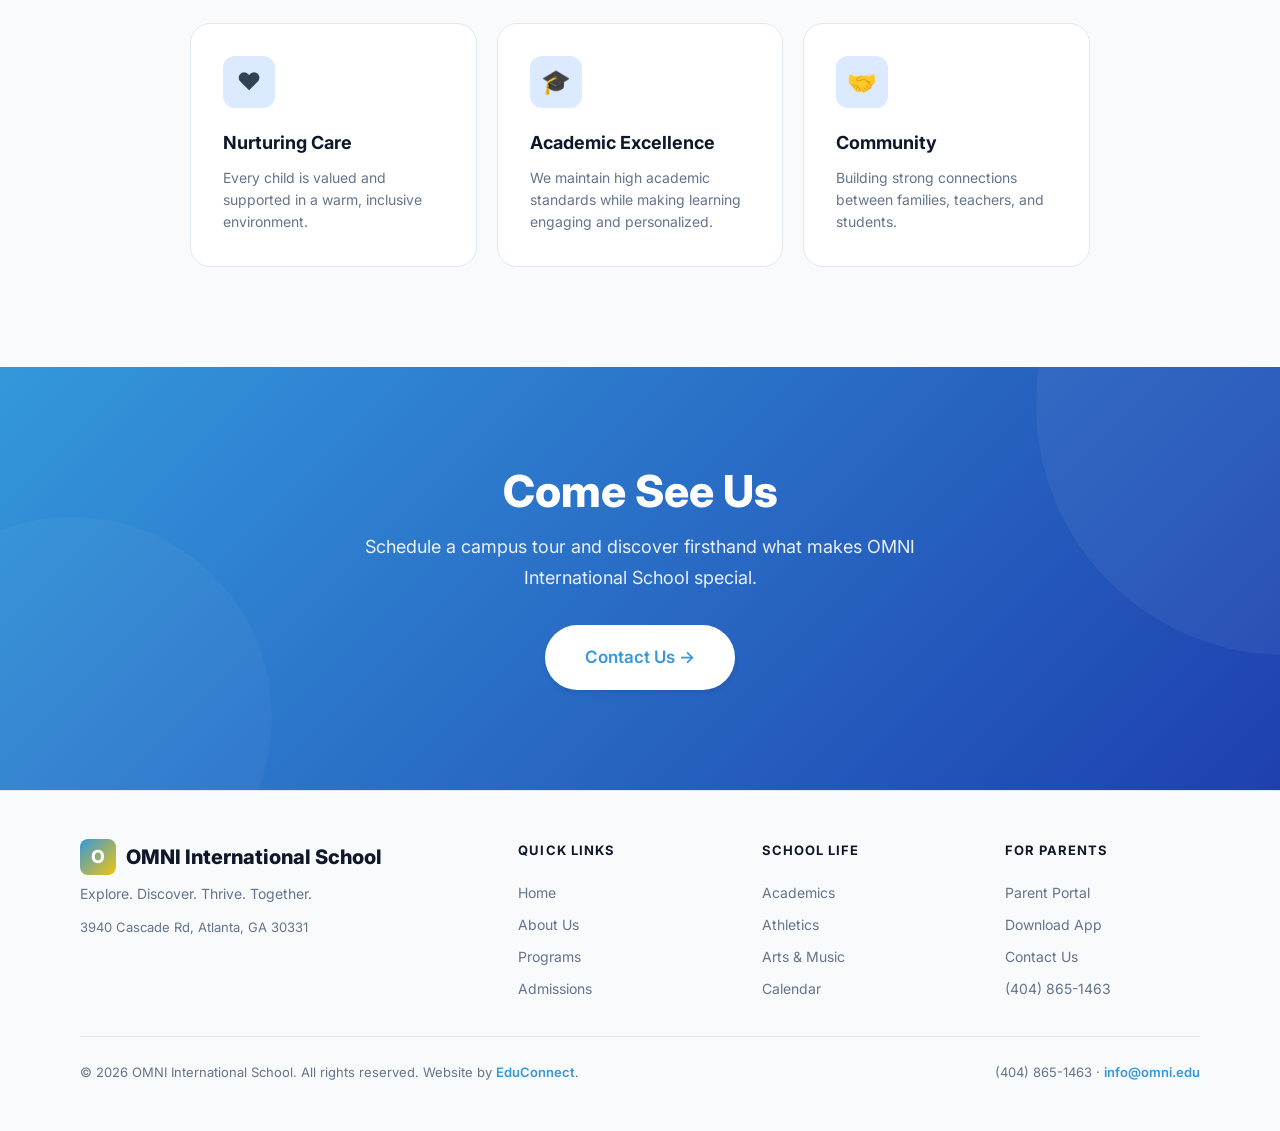
<file: about.html>
<!DOCTYPE html><html lang="en"><head>
  <meta charset="UTF-8"><meta name="viewport" content="width=device-width,initial-scale=1.0">
  <title>About Us — OMNI International School</title>
  <meta name="description" content="About Us — OMNI International School, a premier school in Atlanta, GA serving Pre-K – 8th Grade.">
  <meta property="og:title" content="About Us — OMNI International School"><meta property="og:type" content="website">
  <link rel="preconnect" href="https://fonts.googleapis.com"><link rel="preconnect" href="https://fonts.gstatic.com" crossorigin>
  <link href="https://fonts.googleapis.com/css2?family=Inter:wght@400;500;600;700;800&display=swap" rel="stylesheet">
  <link rel="stylesheet" href="/styles.css"><script src="/main.js" defer></script>
</head><body><div class="demo-banner">
  ✨ This is a <strong>demo website</strong> built for <strong>OMNI International School</strong>.
  <a href="mailto:bhupender@myfirststepschool.com">Want a website + parent app for your school?</a> Call +91-9717267473
</div>
<nav class="navbar">
  <a href="/" class="logo"><span class="logo-icon">O</span>OMNI International School</a>
  <div class="nav-links">
    <a href="/">Home</a>
    <a href="/about.html">About</a>
    <a href="/programs.html">Programs</a>
    <a href="/admissions.html">Admissions</a>
    <a href="/contact.html">Contact</a>
    <a href="/parents.html" class="btn btn-primary" style="padding:10px 24px;font-size:14px">Parent Portal</a>
  </div>
  <button class="hamburger" aria-label="Toggle menu"><span></span><span></span><span></span></button>
</nav><main>
<section class="page-hero"><div class="container">
  <div class="badge animate-on-scroll mb-4">About Us</div>
  <h1 class="heading-xl animate-on-scroll mb-4">Our Story</h1>
  <p class="text-lg text-muted max-w-lg mx-auto animate-on-scroll">OMNI International School has been shaping young minds in Atlanta, GA.</p>
</div></section>
<section class="welcome-section section-padding"><div class="container"><div class="welcome-grid">
  <div class="principal-card animate-on-scroll">
    <div class="principal-avatar">👩‍🏫</div>
    <div class="principal-name">Head of School</div><div class="principal-title">Head of School</div>
  </div>
  <div class="welcome-text animate-on-scroll">
    <h2 class="heading-lg mb-6">From Our Head of School</h2>
    <blockquote>As the Head of School at OMNI International School, I am committed to creating a vibrant community that values diversity, innovation, and academic excellence. Our students are our greatest asset, and we are dedicated to providing them with the skills, knowledge, and character necessary to succeed in an ever-changing world.</blockquote>
  </div>
</div></div></section>
<section class="content-section"><div class="container">
  <h2 class="heading-md animate-on-scroll mb-8">Our Mission &amp; History</h2>
  <p class="animate-on-scroll">Established in 2010, OMNI International School has been serving the Atlanta community for over a decade, providing a high-quality education that prepares students for success in an increasingly globalized world.</p>
<p class="animate-on-scroll">Our teachers use a student-centered approach to learning, tailoring instruction to meet the unique needs and abilities of each child. This approach fosters a love of learning and helps students develop into confident, inquisitive thinkers.</p>
<p class="animate-on-scroll">From robotics club to drama club, our students have access to a wide range of extracurricular activities that promote teamwork, creativity, and character development. We believe that a well-rounded education includes opportunities to explore one's passions and interests.</p>
</div></section>
<section class="features-section section-padding"><div class="container">
  <div class="text-center mb-16"><h2 class="heading-lg animate-on-scroll mb-4">Our Core Values</h2></div>
  <div class="features-grid" style="max-width:900px;margin:0 auto">
    <div class="feature-card animate-on-scroll stagger-1"><div class="feature-icon">❤️</div><h3>Nurturing Care</h3><p>Every child is valued and supported in a warm, inclusive environment.</p></div>
    <div class="feature-card animate-on-scroll stagger-2"><div class="feature-icon">🎓</div><h3>Academic Excellence</h3><p>We maintain high academic standards while making learning engaging and personalized.</p></div>
    <div class="feature-card animate-on-scroll stagger-3"><div class="feature-icon">🤝</div><h3>Community</h3><p>Building strong connections between families, teachers, and students.</p></div>
  </div>
</div></section>
<section class="cta-section"><div class="container"><div class="cta-content animate-on-scroll">
  <h2>Come See Us</h2>
  <p>Schedule a campus tour and discover firsthand what makes OMNI International School special.</p>
  <div class="cta-actions"><a href="/contact.html" class="btn btn-white btn-lg">Contact Us →</a></div>
</div></div></section>
</main><footer class="footer">
  <div class="container">
    <div class="footer-grid">
      <div class="footer-brand">
        <div class="logo" style="margin-bottom:8px"><span class="logo-icon">O</span>OMNI International School</div>
        <p>Explore. Discover. Thrive. Together.</p>
        <p style="margin-top:12px;font-size:13px">3940 Cascade Rd, Atlanta, GA 30331</p>
      </div>
      <div class="footer-col"><h4>Quick Links</h4><a href="/">Home</a><a href="/about.html">About Us</a><a href="/programs.html">Programs</a><a href="/admissions.html">Admissions</a></div>
      <div class="footer-col"><h4>School Life</h4><a href="/programs.html">Academics</a><a href="/programs.html">Athletics</a><a href="/programs.html">Arts &amp; Music</a><a href="/contact.html">Calendar</a></div>
      <div class="footer-col"><h4>For Parents</h4><a href="/parents.html">Parent Portal</a><a href="/parents.html">Download App</a><a href="/contact.html">Contact Us</a><a href="tel:(404) 865-1463">(404) 865-1463</a></div>
    </div>
    <div class="footer-bottom">
      <p>&copy; 2026 OMNI International School. All rights reserved. Website by <a href="mailto:bhupender@myfirststepschool.com">EduConnect</a>.</p>
      <p>(404) 865-1463 &middot; <a href="mailto:info@omni.edu">info@omni.edu</a></p>
    </div>
  </div>
</footer></body></html>
</file>
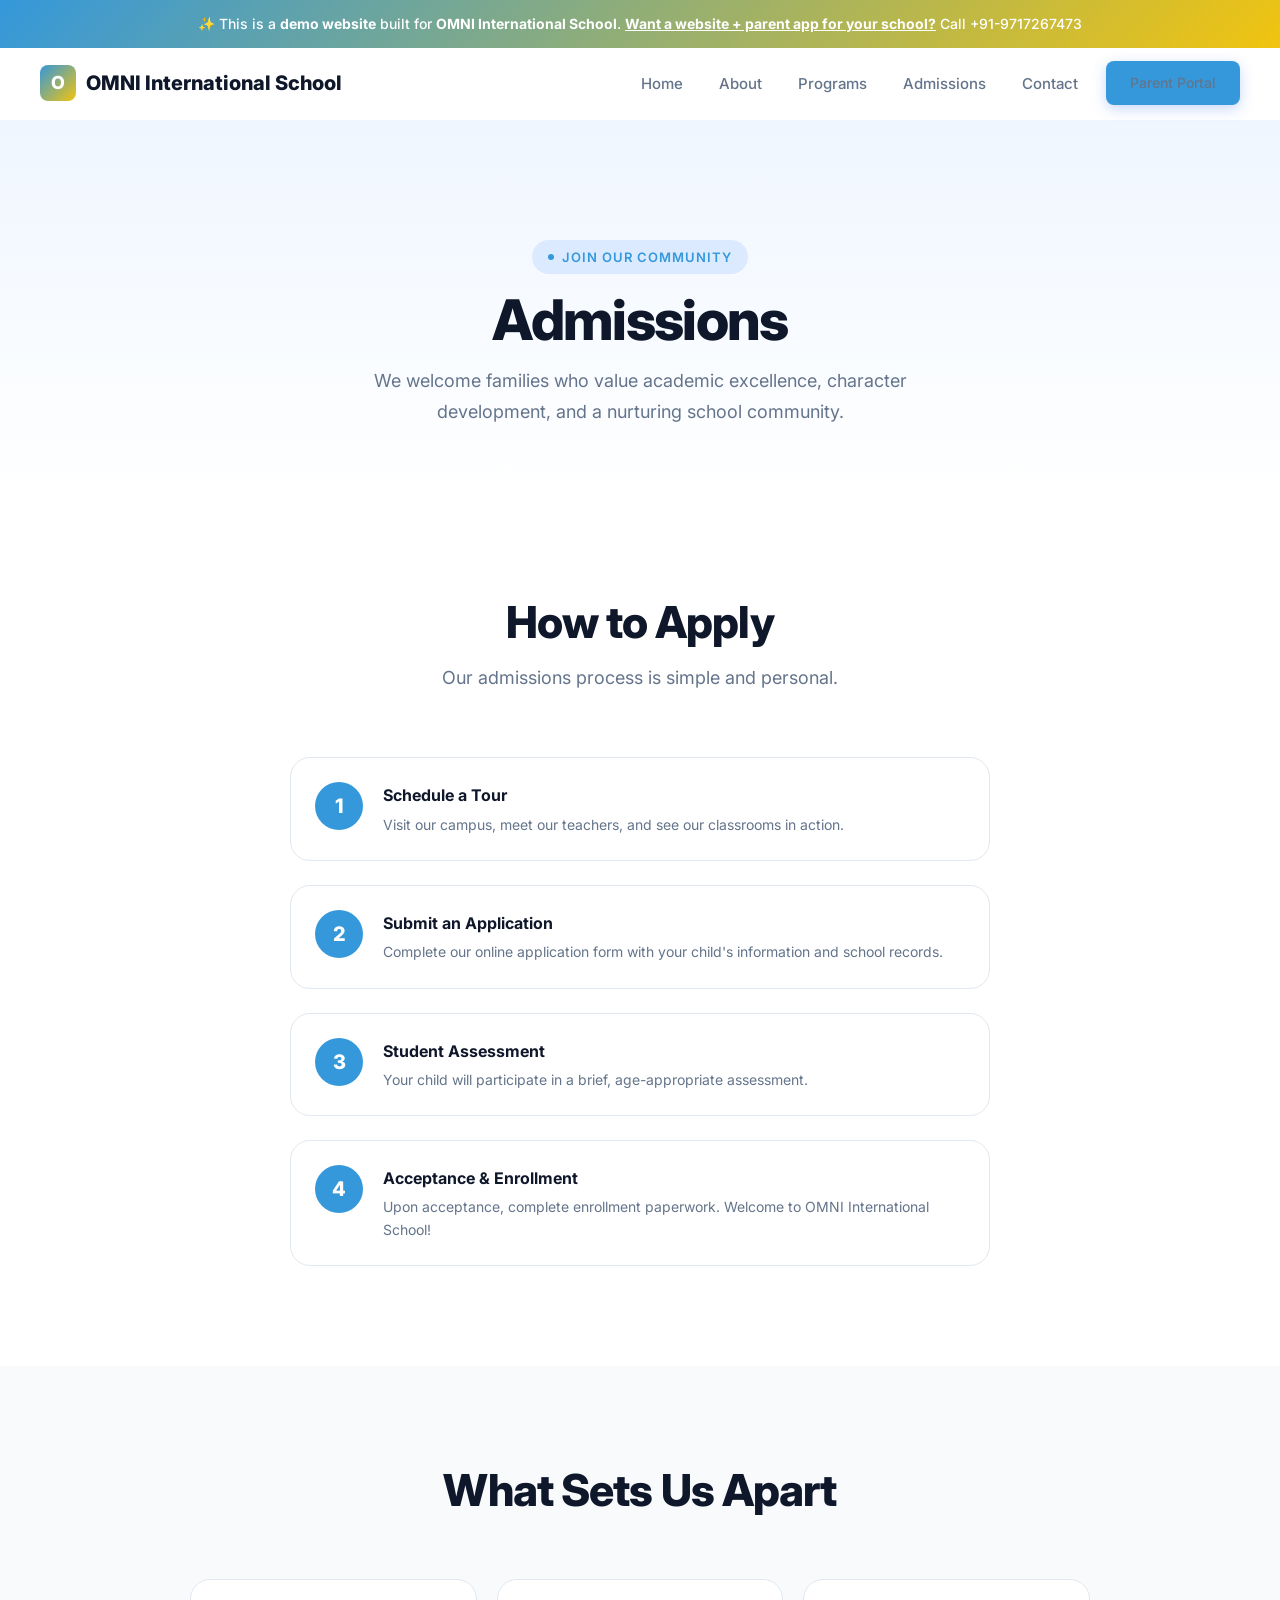
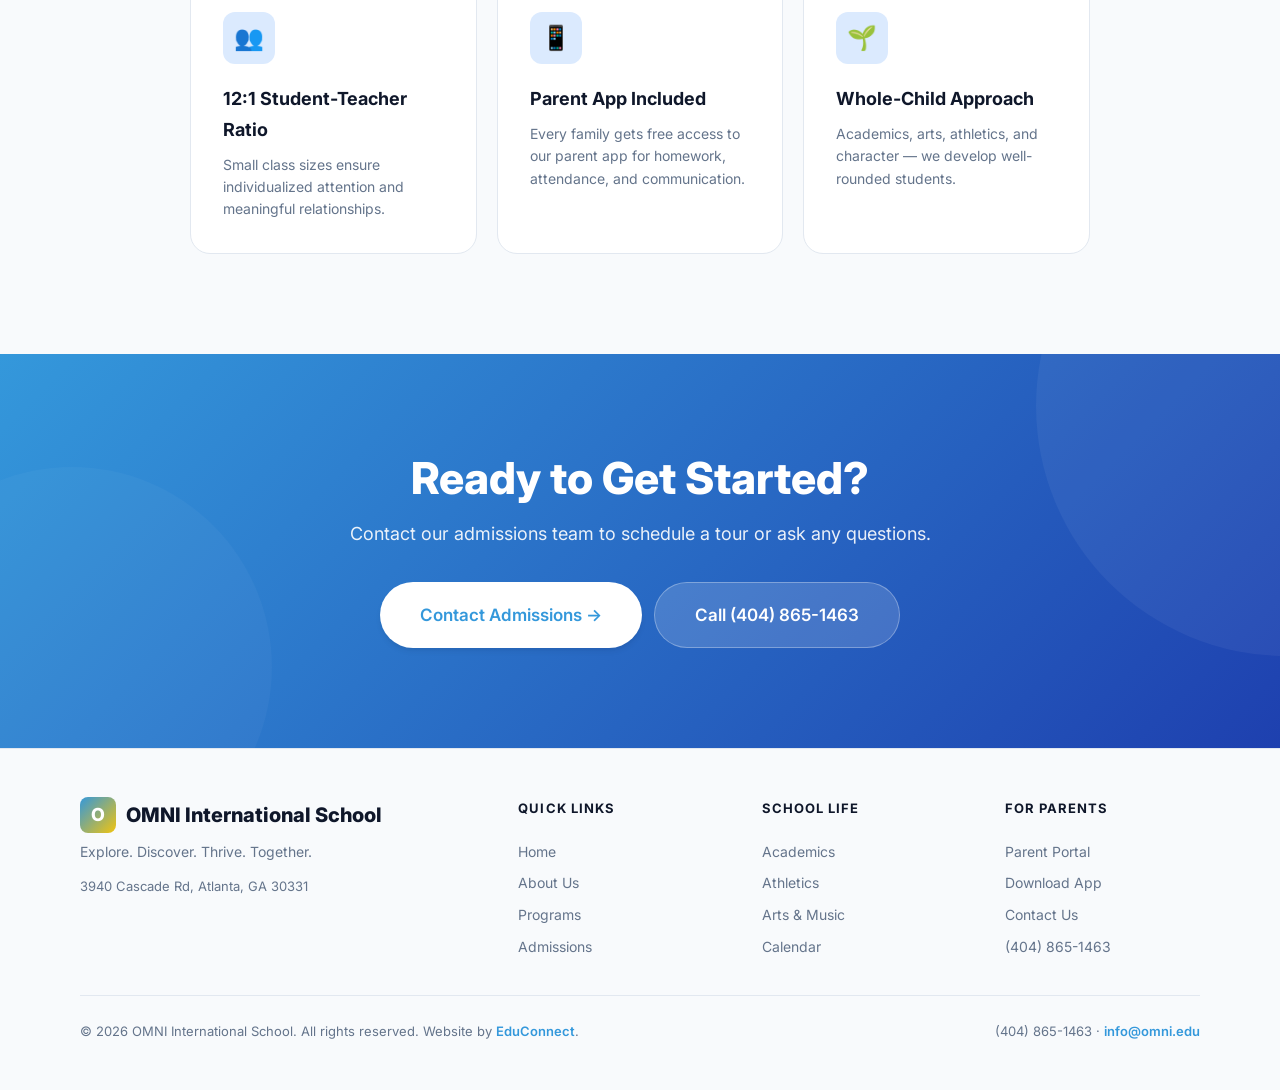
<file: admissions.html>
<!DOCTYPE html><html lang="en"><head>
  <meta charset="UTF-8"><meta name="viewport" content="width=device-width,initial-scale=1.0">
  <title>Admissions — OMNI International School</title>
  <meta name="description" content="Admissions — OMNI International School, a premier school in Atlanta, GA serving Pre-K – 8th Grade.">
  <meta property="og:title" content="Admissions — OMNI International School"><meta property="og:type" content="website">
  <link rel="preconnect" href="https://fonts.googleapis.com"><link rel="preconnect" href="https://fonts.gstatic.com" crossorigin>
  <link href="https://fonts.googleapis.com/css2?family=Inter:wght@400;500;600;700;800&display=swap" rel="stylesheet">
  <link rel="stylesheet" href="/styles.css"><script src="/main.js" defer></script>
</head><body><div class="demo-banner">
  ✨ This is a <strong>demo website</strong> built for <strong>OMNI International School</strong>.
  <a href="mailto:bhupender@myfirststepschool.com">Want a website + parent app for your school?</a> Call +91-9717267473
</div>
<nav class="navbar">
  <a href="/" class="logo"><span class="logo-icon">O</span>OMNI International School</a>
  <div class="nav-links">
    <a href="/">Home</a>
    <a href="/about.html">About</a>
    <a href="/programs.html">Programs</a>
    <a href="/admissions.html">Admissions</a>
    <a href="/contact.html">Contact</a>
    <a href="/parents.html" class="btn btn-primary" style="padding:10px 24px;font-size:14px">Parent Portal</a>
  </div>
  <button class="hamburger" aria-label="Toggle menu"><span></span><span></span><span></span></button>
</nav><main>
<section class="page-hero"><div class="container">
  <div class="badge animate-on-scroll mb-4">Join Our Community</div>
  <h1 class="heading-xl animate-on-scroll mb-4">Admissions</h1>
  <p class="text-lg text-muted max-w-lg mx-auto animate-on-scroll">We welcome families who value academic excellence, character development, and a nurturing school community.</p>
</div></section>
<section class="section-padding"><div class="container">
  <div class="text-center mb-16">
    <h2 class="heading-lg animate-on-scroll mb-4">How to Apply</h2>
    <p class="text-lg text-muted max-w-lg mx-auto animate-on-scroll">Our admissions process is simple and personal.</p>
  </div>
  <div class="admissions-steps">
    <div class="adm-step animate-on-scroll stagger-1"><div class="adm-step-num">1</div><div><h4>Schedule a Tour</h4><p>Visit our campus, meet our teachers, and see our classrooms in action.</p></div></div>
    <div class="adm-step animate-on-scroll stagger-2"><div class="adm-step-num">2</div><div><h4>Submit an Application</h4><p>Complete our online application form with your child's information and school records.</p></div></div>
    <div class="adm-step animate-on-scroll stagger-3"><div class="adm-step-num">3</div><div><h4>Student Assessment</h4><p>Your child will participate in a brief, age-appropriate assessment.</p></div></div>
    <div class="adm-step animate-on-scroll stagger-4"><div class="adm-step-num">4</div><div><h4>Acceptance &amp; Enrollment</h4><p>Upon acceptance, complete enrollment paperwork. Welcome to OMNI International School!</p></div></div>
  </div>
</div></section>
<section class="features-section section-padding"><div class="container">
  <div class="text-center mb-16"><h2 class="heading-lg animate-on-scroll mb-4">What Sets Us Apart</h2></div>
  <div class="features-grid" style="max-width:900px;margin:0 auto">
    <div class="feature-card animate-on-scroll stagger-1"><div class="feature-icon">👥</div><h3>12:1 Student-Teacher Ratio</h3><p>Small class sizes ensure individualized attention and meaningful relationships.</p></div>
    <div class="feature-card animate-on-scroll stagger-2"><div class="feature-icon">📱</div><h3>Parent App Included</h3><p>Every family gets free access to our parent app for homework, attendance, and communication.</p></div>
    <div class="feature-card animate-on-scroll stagger-3"><div class="feature-icon">🌱</div><h3>Whole-Child Approach</h3><p>Academics, arts, athletics, and character — we develop well-rounded students.</p></div>
  </div>
</div></section>
<section class="cta-section"><div class="container"><div class="cta-content animate-on-scroll">
  <h2>Ready to Get Started?</h2>
  <p>Contact our admissions team to schedule a tour or ask any questions.</p>
  <div class="cta-actions">
    <a href="/contact.html" class="btn btn-white btn-lg">Contact Admissions →</a>
    <a href="tel:(404) 865-1463" class="btn btn-lg" style="background:rgba(255,255,255,.15);color:white;border:1px solid rgba(255,255,255,.3)">Call (404) 865-1463</a>
  </div>
</div></div></section>
</main><footer class="footer">
  <div class="container">
    <div class="footer-grid">
      <div class="footer-brand">
        <div class="logo" style="margin-bottom:8px"><span class="logo-icon">O</span>OMNI International School</div>
        <p>Explore. Discover. Thrive. Together.</p>
        <p style="margin-top:12px;font-size:13px">3940 Cascade Rd, Atlanta, GA 30331</p>
      </div>
      <div class="footer-col"><h4>Quick Links</h4><a href="/">Home</a><a href="/about.html">About Us</a><a href="/programs.html">Programs</a><a href="/admissions.html">Admissions</a></div>
      <div class="footer-col"><h4>School Life</h4><a href="/programs.html">Academics</a><a href="/programs.html">Athletics</a><a href="/programs.html">Arts &amp; Music</a><a href="/contact.html">Calendar</a></div>
      <div class="footer-col"><h4>For Parents</h4><a href="/parents.html">Parent Portal</a><a href="/parents.html">Download App</a><a href="/contact.html">Contact Us</a><a href="tel:(404) 865-1463">(404) 865-1463</a></div>
    </div>
    <div class="footer-bottom">
      <p>&copy; 2026 OMNI International School. All rights reserved. Website by <a href="mailto:bhupender@myfirststepschool.com">EduConnect</a>.</p>
      <p>(404) 865-1463 &middot; <a href="mailto:info@omni.edu">info@omni.edu</a></p>
    </div>
  </div>
</footer></body></html>
</file>
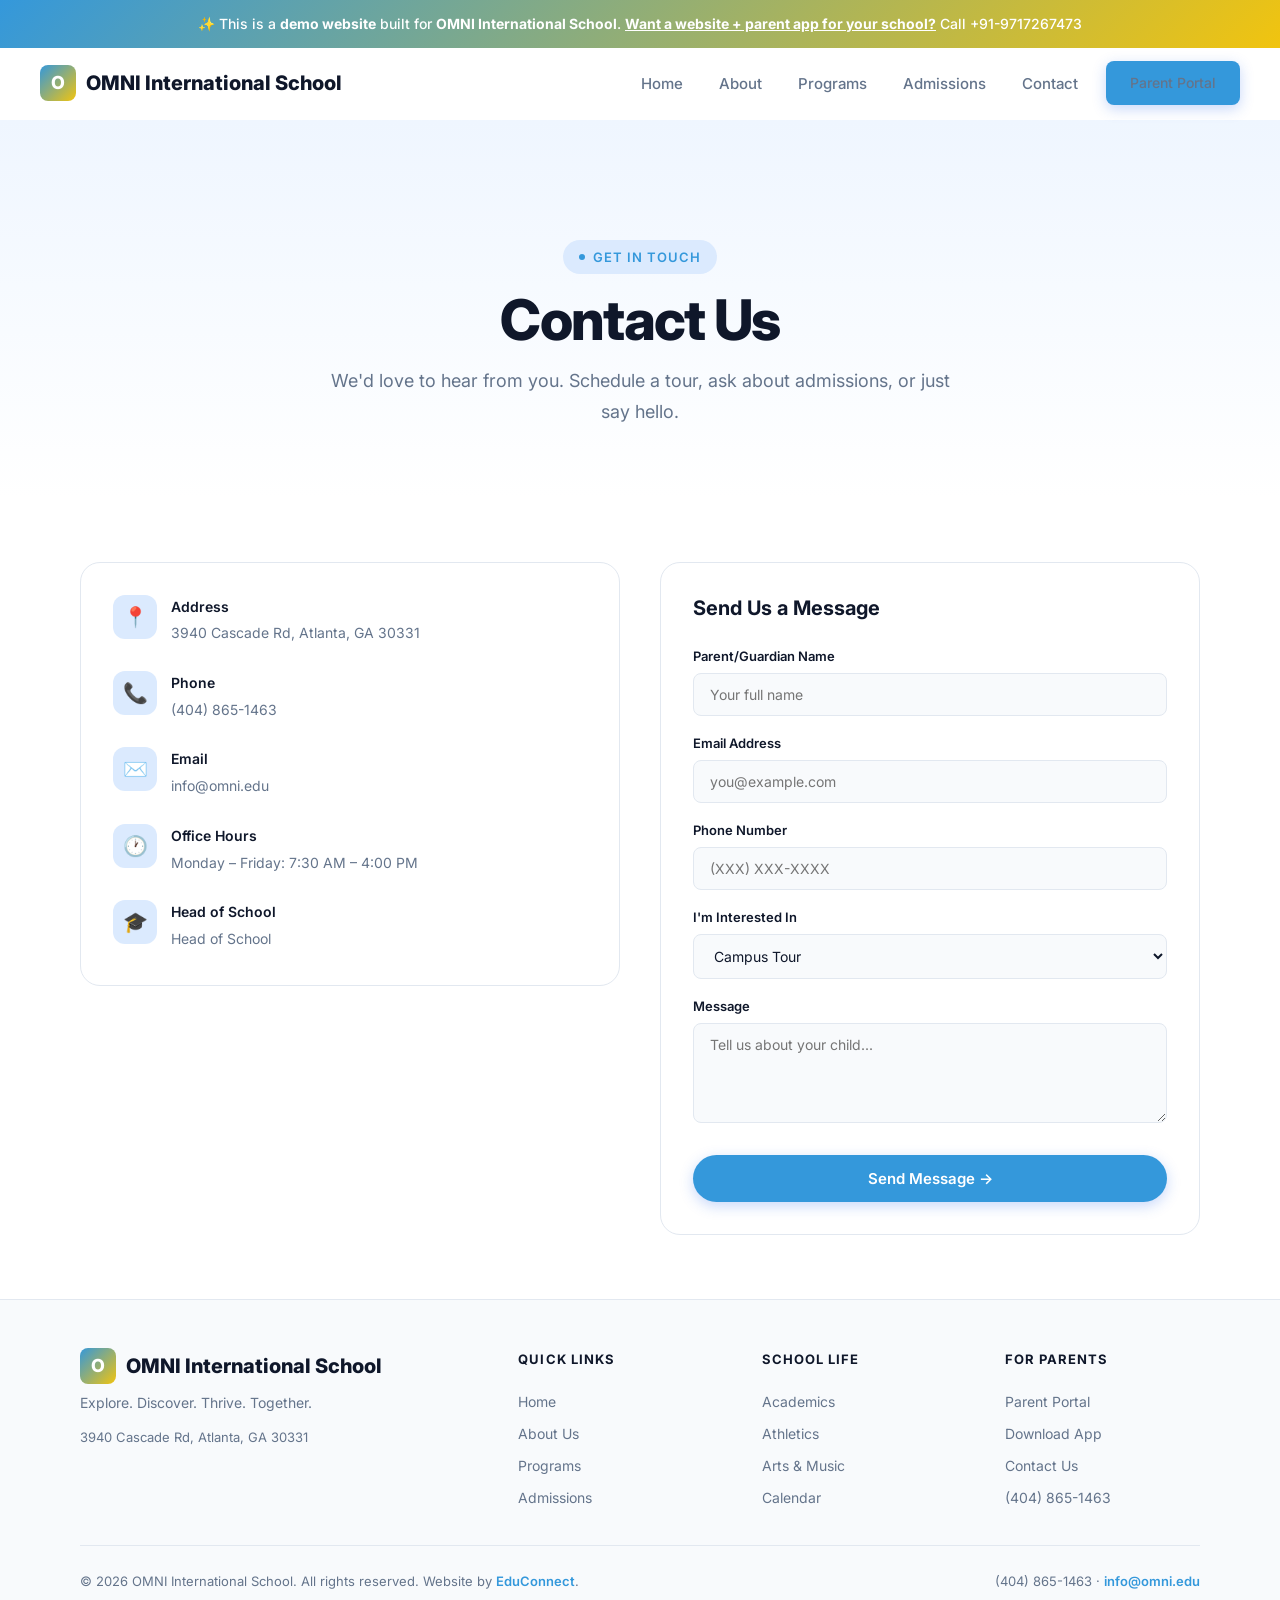
<file: contact.html>
<!DOCTYPE html><html lang="en"><head>
  <meta charset="UTF-8"><meta name="viewport" content="width=device-width,initial-scale=1.0">
  <title>Contact — OMNI International School</title>
  <meta name="description" content="Contact — OMNI International School, a premier school in Atlanta, GA serving Pre-K – 8th Grade.">
  <meta property="og:title" content="Contact — OMNI International School"><meta property="og:type" content="website">
  <link rel="preconnect" href="https://fonts.googleapis.com"><link rel="preconnect" href="https://fonts.gstatic.com" crossorigin>
  <link href="https://fonts.googleapis.com/css2?family=Inter:wght@400;500;600;700;800&display=swap" rel="stylesheet">
  <link rel="stylesheet" href="/styles.css"><script src="/main.js" defer></script>
</head><body><div class="demo-banner">
  ✨ This is a <strong>demo website</strong> built for <strong>OMNI International School</strong>.
  <a href="mailto:bhupender@myfirststepschool.com">Want a website + parent app for your school?</a> Call +91-9717267473
</div>
<nav class="navbar">
  <a href="/" class="logo"><span class="logo-icon">O</span>OMNI International School</a>
  <div class="nav-links">
    <a href="/">Home</a>
    <a href="/about.html">About</a>
    <a href="/programs.html">Programs</a>
    <a href="/admissions.html">Admissions</a>
    <a href="/contact.html">Contact</a>
    <a href="/parents.html" class="btn btn-primary" style="padding:10px 24px;font-size:14px">Parent Portal</a>
  </div>
  <button class="hamburger" aria-label="Toggle menu"><span></span><span></span><span></span></button>
</nav><main>
<section class="page-hero"><div class="container">
  <div class="badge animate-on-scroll mb-4">Get in Touch</div>
  <h1 class="heading-xl animate-on-scroll mb-4">Contact Us</h1>
  <p class="text-lg text-muted max-w-lg mx-auto animate-on-scroll">We'd love to hear from you. Schedule a tour, ask about admissions, or just say hello.</p>
</div></section>
<section class="content-section"><div class="container" style="max-width:1200px"><div class="contact-grid">
  <div>
    <div class="contact-info-card animate-on-scroll mb-8">
      <div class="contact-item"><div class="contact-icon">📍</div><div><h4>Address</h4><p>3940 Cascade Rd, Atlanta, GA 30331</p></div></div>
      <div class="contact-item"><div class="contact-icon">📞</div><div><h4>Phone</h4><p>(404) 865-1463</p></div></div>
      <div class="contact-item"><div class="contact-icon">✉️</div><div><h4>Email</h4><p>info@omni.edu</p></div></div>
      <div class="contact-item"><div class="contact-icon">🕐</div><div><h4>Office Hours</h4><p>Monday – Friday: 7:30 AM – 4:00 PM</p></div></div>
      <div class="contact-item"><div class="contact-icon">🎓</div><div><h4>Head of School</h4><p>Head of School</p></div></div>
    </div>
  </div>
  <div class="contact-form animate-on-scroll">
    <h3 class="heading-sm mb-6">Send Us a Message</h3>
    <form action="mailto:info@omni.edu" method="POST" enctype="text/plain">
      <div class="form-group"><label class="form-label">Parent/Guardian Name</label><input type="text" class="form-input" placeholder="Your full name" required></div>
      <div class="form-group"><label class="form-label">Email Address</label><input type="email" class="form-input" placeholder="you@example.com" required></div>
      <div class="form-group"><label class="form-label">Phone Number</label><input type="tel" class="form-input" placeholder="(XXX) XXX-XXXX"></div>
      <div class="form-group"><label class="form-label">I'm Interested In</label>
        <select class="form-input"><option>Campus Tour</option><option>Admissions Inquiry</option><option>Transfer Student</option><option>General Question</option></select>
      </div>
      <div class="form-group"><label class="form-label">Message</label><textarea class="form-textarea" placeholder="Tell us about your child..." rows="4" required></textarea></div>
      <button type="submit" class="btn btn-primary" style="width:100%">Send Message →</button>
    </form>
  </div>
</div></div></section>
</main><footer class="footer">
  <div class="container">
    <div class="footer-grid">
      <div class="footer-brand">
        <div class="logo" style="margin-bottom:8px"><span class="logo-icon">O</span>OMNI International School</div>
        <p>Explore. Discover. Thrive. Together.</p>
        <p style="margin-top:12px;font-size:13px">3940 Cascade Rd, Atlanta, GA 30331</p>
      </div>
      <div class="footer-col"><h4>Quick Links</h4><a href="/">Home</a><a href="/about.html">About Us</a><a href="/programs.html">Programs</a><a href="/admissions.html">Admissions</a></div>
      <div class="footer-col"><h4>School Life</h4><a href="/programs.html">Academics</a><a href="/programs.html">Athletics</a><a href="/programs.html">Arts &amp; Music</a><a href="/contact.html">Calendar</a></div>
      <div class="footer-col"><h4>For Parents</h4><a href="/parents.html">Parent Portal</a><a href="/parents.html">Download App</a><a href="/contact.html">Contact Us</a><a href="tel:(404) 865-1463">(404) 865-1463</a></div>
    </div>
    <div class="footer-bottom">
      <p>&copy; 2026 OMNI International School. All rights reserved. Website by <a href="mailto:bhupender@myfirststepschool.com">EduConnect</a>.</p>
      <p>(404) 865-1463 &middot; <a href="mailto:info@omni.edu">info@omni.edu</a></p>
    </div>
  </div>
</footer></body></html>
</file>
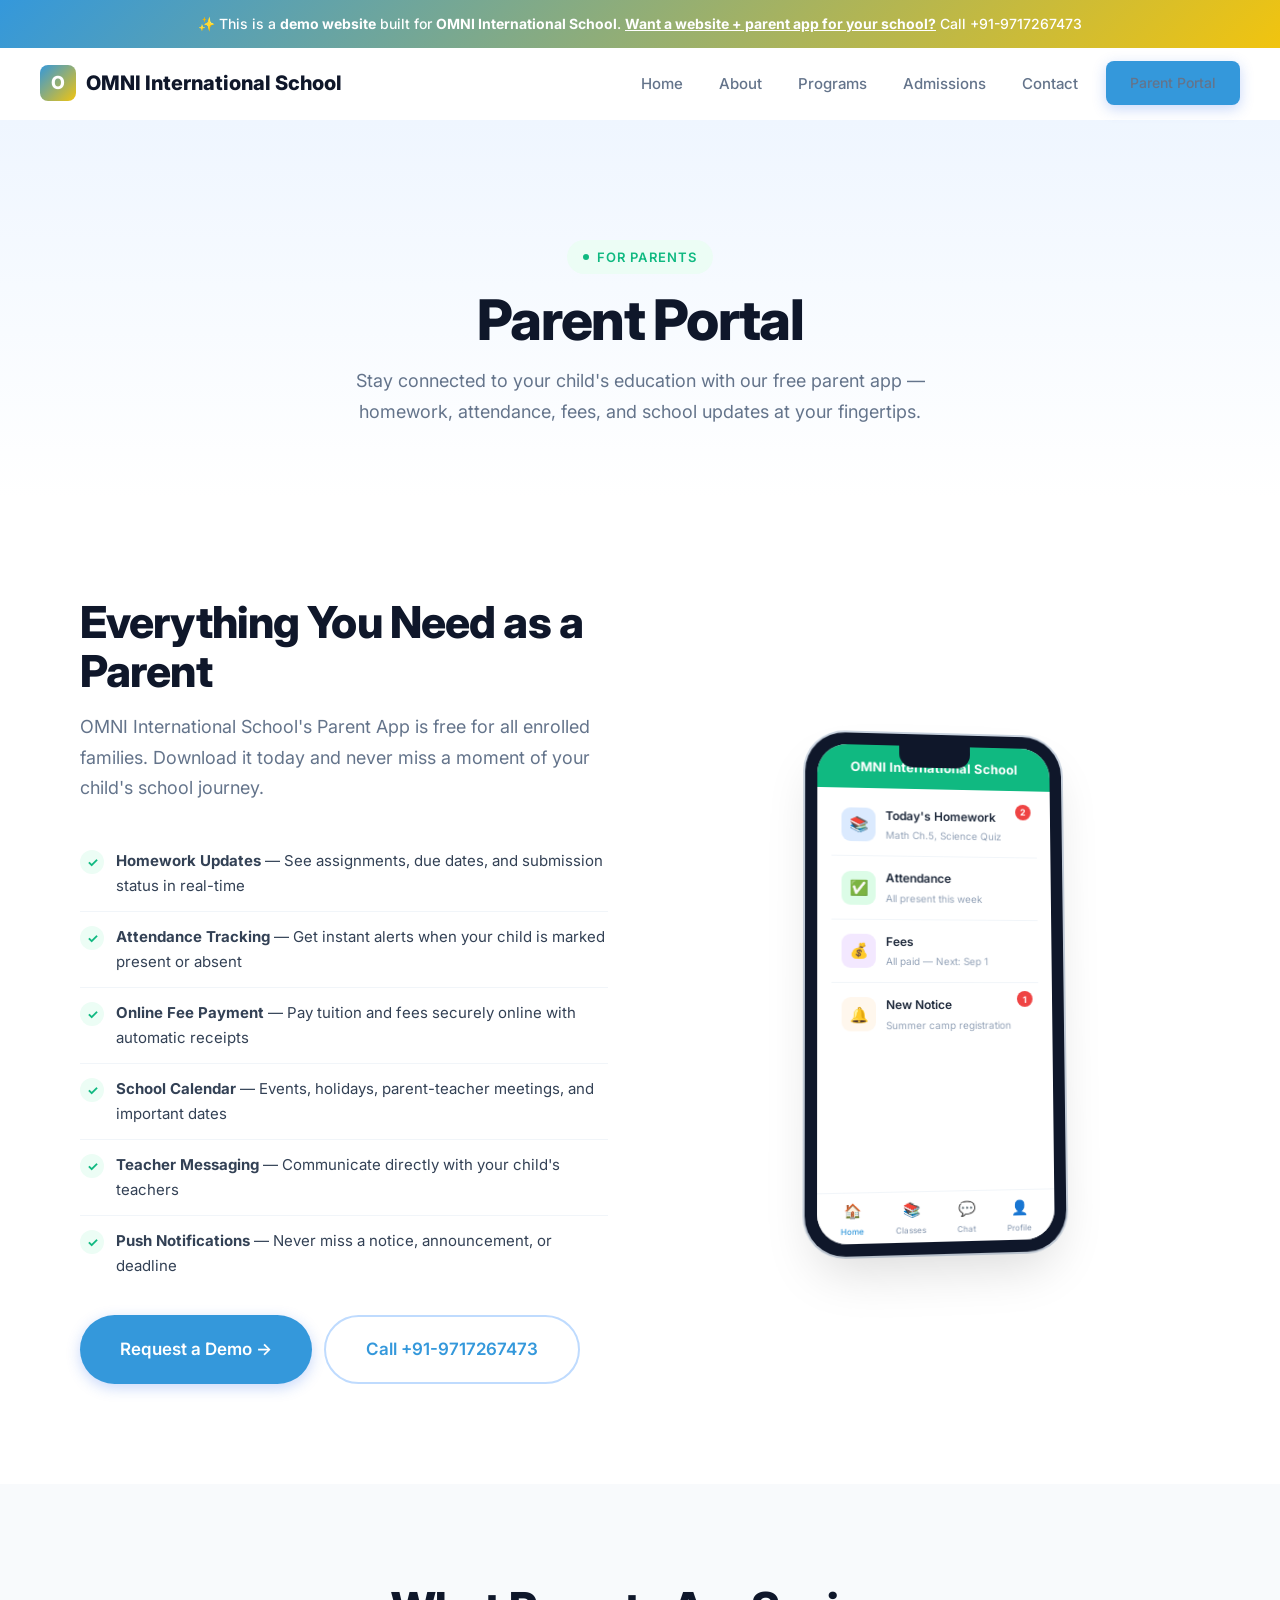
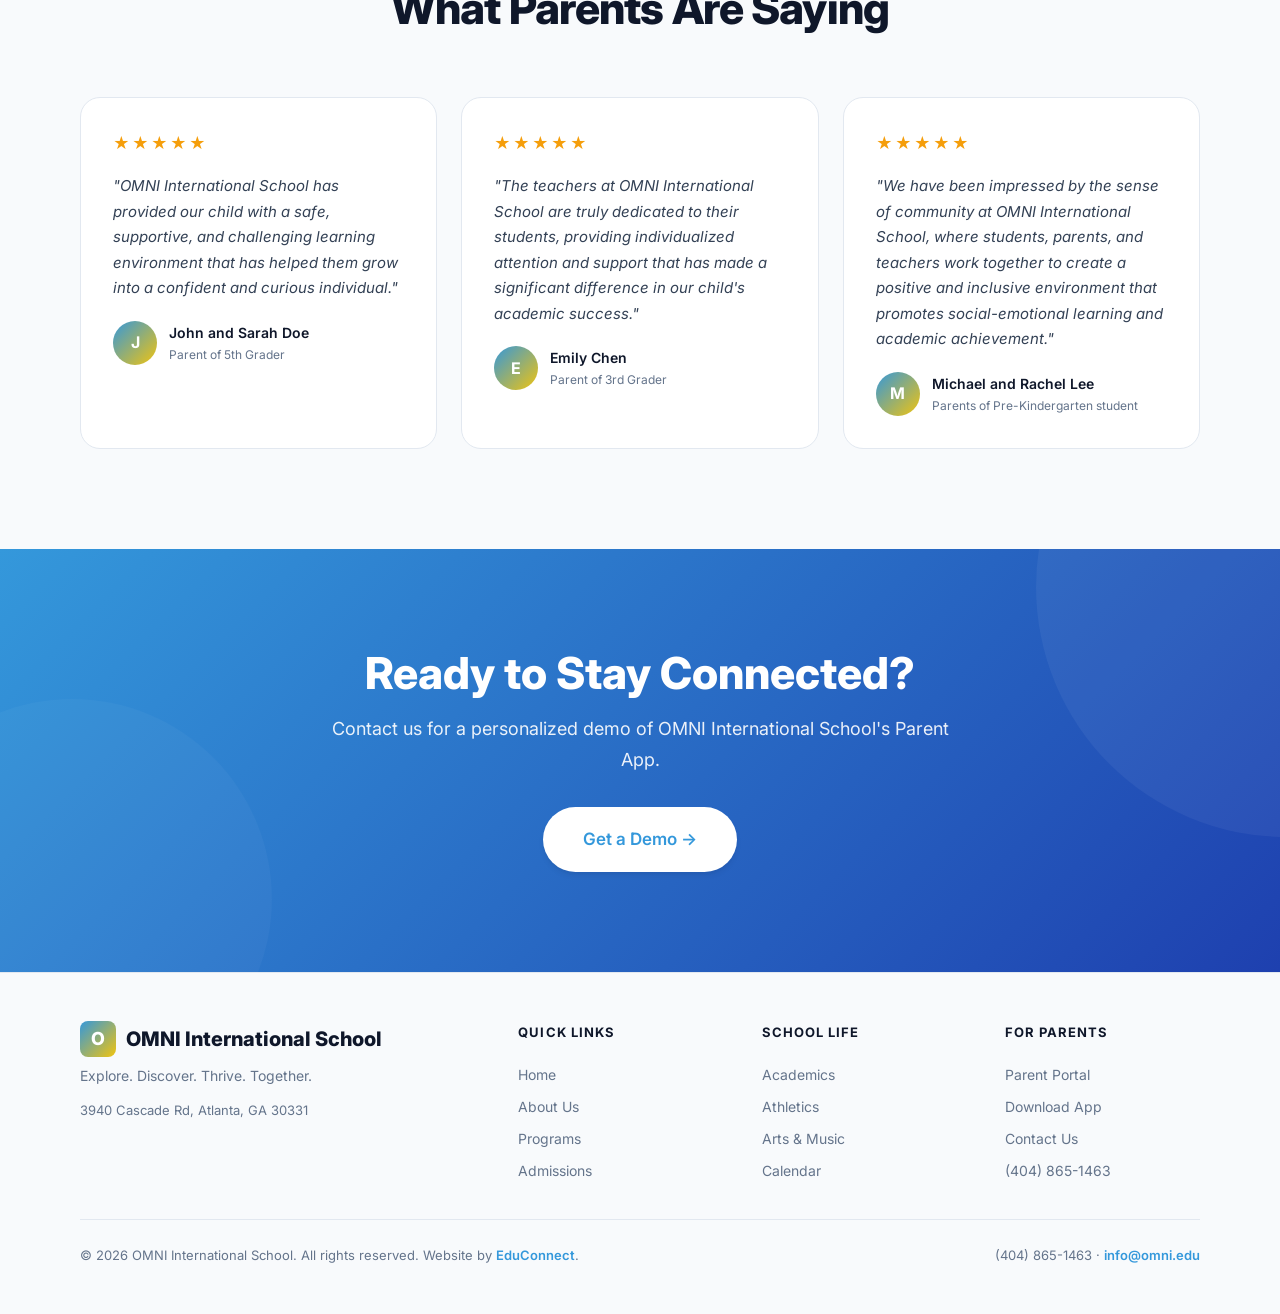
<file: parents.html>
<!DOCTYPE html><html lang="en"><head>
  <meta charset="UTF-8"><meta name="viewport" content="width=device-width,initial-scale=1.0">
  <title>Parent Portal — OMNI International School</title>
  <meta name="description" content="Parent Portal — OMNI International School, a premier school in Atlanta, GA serving Pre-K – 8th Grade.">
  <meta property="og:title" content="Parent Portal — OMNI International School"><meta property="og:type" content="website">
  <link rel="preconnect" href="https://fonts.googleapis.com"><link rel="preconnect" href="https://fonts.gstatic.com" crossorigin>
  <link href="https://fonts.googleapis.com/css2?family=Inter:wght@400;500;600;700;800&display=swap" rel="stylesheet">
  <link rel="stylesheet" href="/styles.css"><script src="/main.js" defer></script>
</head><body><div class="demo-banner">
  ✨ This is a <strong>demo website</strong> built for <strong>OMNI International School</strong>.
  <a href="mailto:bhupender@myfirststepschool.com">Want a website + parent app for your school?</a> Call +91-9717267473
</div>
<nav class="navbar">
  <a href="/" class="logo"><span class="logo-icon">O</span>OMNI International School</a>
  <div class="nav-links">
    <a href="/">Home</a>
    <a href="/about.html">About</a>
    <a href="/programs.html">Programs</a>
    <a href="/admissions.html">Admissions</a>
    <a href="/contact.html">Contact</a>
    <a href="/parents.html" class="btn btn-primary" style="padding:10px 24px;font-size:14px">Parent Portal</a>
  </div>
  <button class="hamburger" aria-label="Toggle menu"><span></span><span></span><span></span></button>
</nav><main>
<section class="page-hero"><div class="container">
  <div class="badge accent animate-on-scroll mb-4">For Parents</div>
  <h1 class="heading-xl animate-on-scroll mb-4">Parent Portal</h1>
  <p class="text-lg text-muted max-w-lg mx-auto animate-on-scroll">Stay connected to your child's education with our free parent app — homework, attendance, fees, and school updates at your fingertips.</p>
</div></section>
<section class="portal-section section-padding"><div class="container"><div class="portal-grid">
  <div>
    <h2 class="heading-lg animate-on-scroll mb-4">Everything You Need as a Parent</h2>
    <p class="text-lg text-muted animate-on-scroll mb-8">OMNI International School's Parent App is free for all enrolled families. Download it today and never miss a moment of your child's school journey.</p>
    <ul class="portal-features animate-on-scroll">
      <li><span class="pf-icon">✓</span><div><strong>Homework Updates</strong> — See assignments, due dates, and submission status in real-time</div></li>
      <li><span class="pf-icon">✓</span><div><strong>Attendance Tracking</strong> — Get instant alerts when your child is marked present or absent</div></li>
      <li><span class="pf-icon">✓</span><div><strong>Online Fee Payment</strong> — Pay tuition and fees securely online with automatic receipts</div></li>
      <li><span class="pf-icon">✓</span><div><strong>School Calendar</strong> — Events, holidays, parent-teacher meetings, and important dates</div></li>
      <li><span class="pf-icon">✓</span><div><strong>Teacher Messaging</strong> — Communicate directly with your child's teachers</div></li>
      <li><span class="pf-icon">✓</span><div><strong>Push Notifications</strong> — Never miss a notice, announcement, or deadline</div></li>
    </ul>
    <div class="animate-on-scroll" style="display:flex;gap:12px;flex-wrap:wrap;margin-top:24px">
      <a href="mailto:bhupender@myfirststepschool.com?subject=Parent App Demo" class="btn btn-primary btn-lg">Request a Demo →</a>
      <a href="tel:+919717267473" class="btn btn-outline btn-lg">Call +91-9717267473</a>
    </div>
  </div>
  <div class="animate-on-scroll" style="display:flex;justify-content:center">
    <div class="phone-mockup" style="transform:perspective(1000px) rotateY(6deg) rotateX(3deg)"><div class="phone-screen">
      <div class="phone-status-bar" style="background:var(--accent)">OMNI International School</div>
      <div class="phone-screen-content">
        <div class="phone-nav-item"><div class="phone-nav-icon blue">📚</div><div><div class="phone-nav-label">Today's Homework</div><div class="phone-nav-sub">Math Ch.5, Science Quiz</div></div><div class="phone-badge">2</div></div>
        <div class="phone-nav-item"><div class="phone-nav-icon green">✅</div><div><div class="phone-nav-label">Attendance</div><div class="phone-nav-sub">All present this week</div></div></div>
        <div class="phone-nav-item"><div class="phone-nav-icon purple">💰</div><div><div class="phone-nav-label">Fees</div><div class="phone-nav-sub">All paid — Next: Sep 1</div></div></div>
        <div class="phone-nav-item"><div class="phone-nav-icon orange">🔔</div><div><div class="phone-nav-label">New Notice</div><div class="phone-nav-sub">Summer camp registration</div></div><div class="phone-badge">1</div></div>
      </div>
      <div class="phone-bottom-bar">
        <div class="phone-tab active"><div style="font-size:14px">🏠</div>Home</div>
        <div class="phone-tab"><div style="font-size:14px">📚</div>Classes</div>
        <div class="phone-tab"><div style="font-size:14px">💬</div>Chat</div>
        <div class="phone-tab"><div style="font-size:14px">👤</div>Profile</div>
      </div>
    </div></div>
  </div>
</div></div></section>
<section class="testimonials-section section-padding"><div class="container">
  <div class="text-center mb-16"><h2 class="heading-lg animate-on-scroll mb-4">What Parents Are Saying</h2></div>
  <div class="testimonials-grid">
      <div class="testimonial-card animate-on-scroll stagger-1">
        <div class="stars"><span class="star">★</span><span class="star">★</span><span class="star">★</span><span class="star">★</span><span class="star">★</span></div>
        <p class="testimonial-text">"OMNI International School has provided our child with a safe, supportive, and challenging learning environment that has helped them grow into a confident and curious individual."</p>
        <div class="testimonial-author"><div class="author-avatar">J</div>
        <div class="author-info"><div class="author-name">John and Sarah Doe</div><div class="author-role">Parent of 5th Grader</div></div></div>
      </div>
      <div class="testimonial-card animate-on-scroll stagger-2">
        <div class="stars"><span class="star">★</span><span class="star">★</span><span class="star">★</span><span class="star">★</span><span class="star">★</span></div>
        <p class="testimonial-text">"The teachers at OMNI International School are truly dedicated to their students, providing individualized attention and support that has made a significant difference in our child's academic success."</p>
        <div class="testimonial-author"><div class="author-avatar">E</div>
        <div class="author-info"><div class="author-name">Emily Chen</div><div class="author-role">Parent of 3rd Grader</div></div></div>
      </div>
      <div class="testimonial-card animate-on-scroll stagger-3">
        <div class="stars"><span class="star">★</span><span class="star">★</span><span class="star">★</span><span class="star">★</span><span class="star">★</span></div>
        <p class="testimonial-text">"We have been impressed by the sense of community at OMNI International School, where students, parents, and teachers work together to create a positive and inclusive environment that promotes social-emotional learning and academic achievement."</p>
        <div class="testimonial-author"><div class="author-avatar">M</div>
        <div class="author-info"><div class="author-name">Michael and Rachel Lee</div><div class="author-role">Parents of Pre-Kindergarten student</div></div></div>
      </div></div>
</div></section>
<section class="cta-section"><div class="container"><div class="cta-content animate-on-scroll">
  <h2>Ready to Stay Connected?</h2>
  <p>Contact us for a personalized demo of OMNI International School's Parent App.</p>
  <div class="cta-actions"><a href="mailto:bhupender@myfirststepschool.com?subject=Demo Request" class="btn btn-white btn-lg">Get a Demo →</a></div>
</div></div></section>
</main><footer class="footer">
  <div class="container">
    <div class="footer-grid">
      <div class="footer-brand">
        <div class="logo" style="margin-bottom:8px"><span class="logo-icon">O</span>OMNI International School</div>
        <p>Explore. Discover. Thrive. Together.</p>
        <p style="margin-top:12px;font-size:13px">3940 Cascade Rd, Atlanta, GA 30331</p>
      </div>
      <div class="footer-col"><h4>Quick Links</h4><a href="/">Home</a><a href="/about.html">About Us</a><a href="/programs.html">Programs</a><a href="/admissions.html">Admissions</a></div>
      <div class="footer-col"><h4>School Life</h4><a href="/programs.html">Academics</a><a href="/programs.html">Athletics</a><a href="/programs.html">Arts &amp; Music</a><a href="/contact.html">Calendar</a></div>
      <div class="footer-col"><h4>For Parents</h4><a href="/parents.html">Parent Portal</a><a href="/parents.html">Download App</a><a href="/contact.html">Contact Us</a><a href="tel:(404) 865-1463">(404) 865-1463</a></div>
    </div>
    <div class="footer-bottom">
      <p>&copy; 2026 OMNI International School. All rights reserved. Website by <a href="mailto:bhupender@myfirststepschool.com">EduConnect</a>.</p>
      <p>(404) 865-1463 &middot; <a href="mailto:info@omni.edu">info@omni.edu</a></p>
    </div>
  </div>
</footer></body></html>
</file>
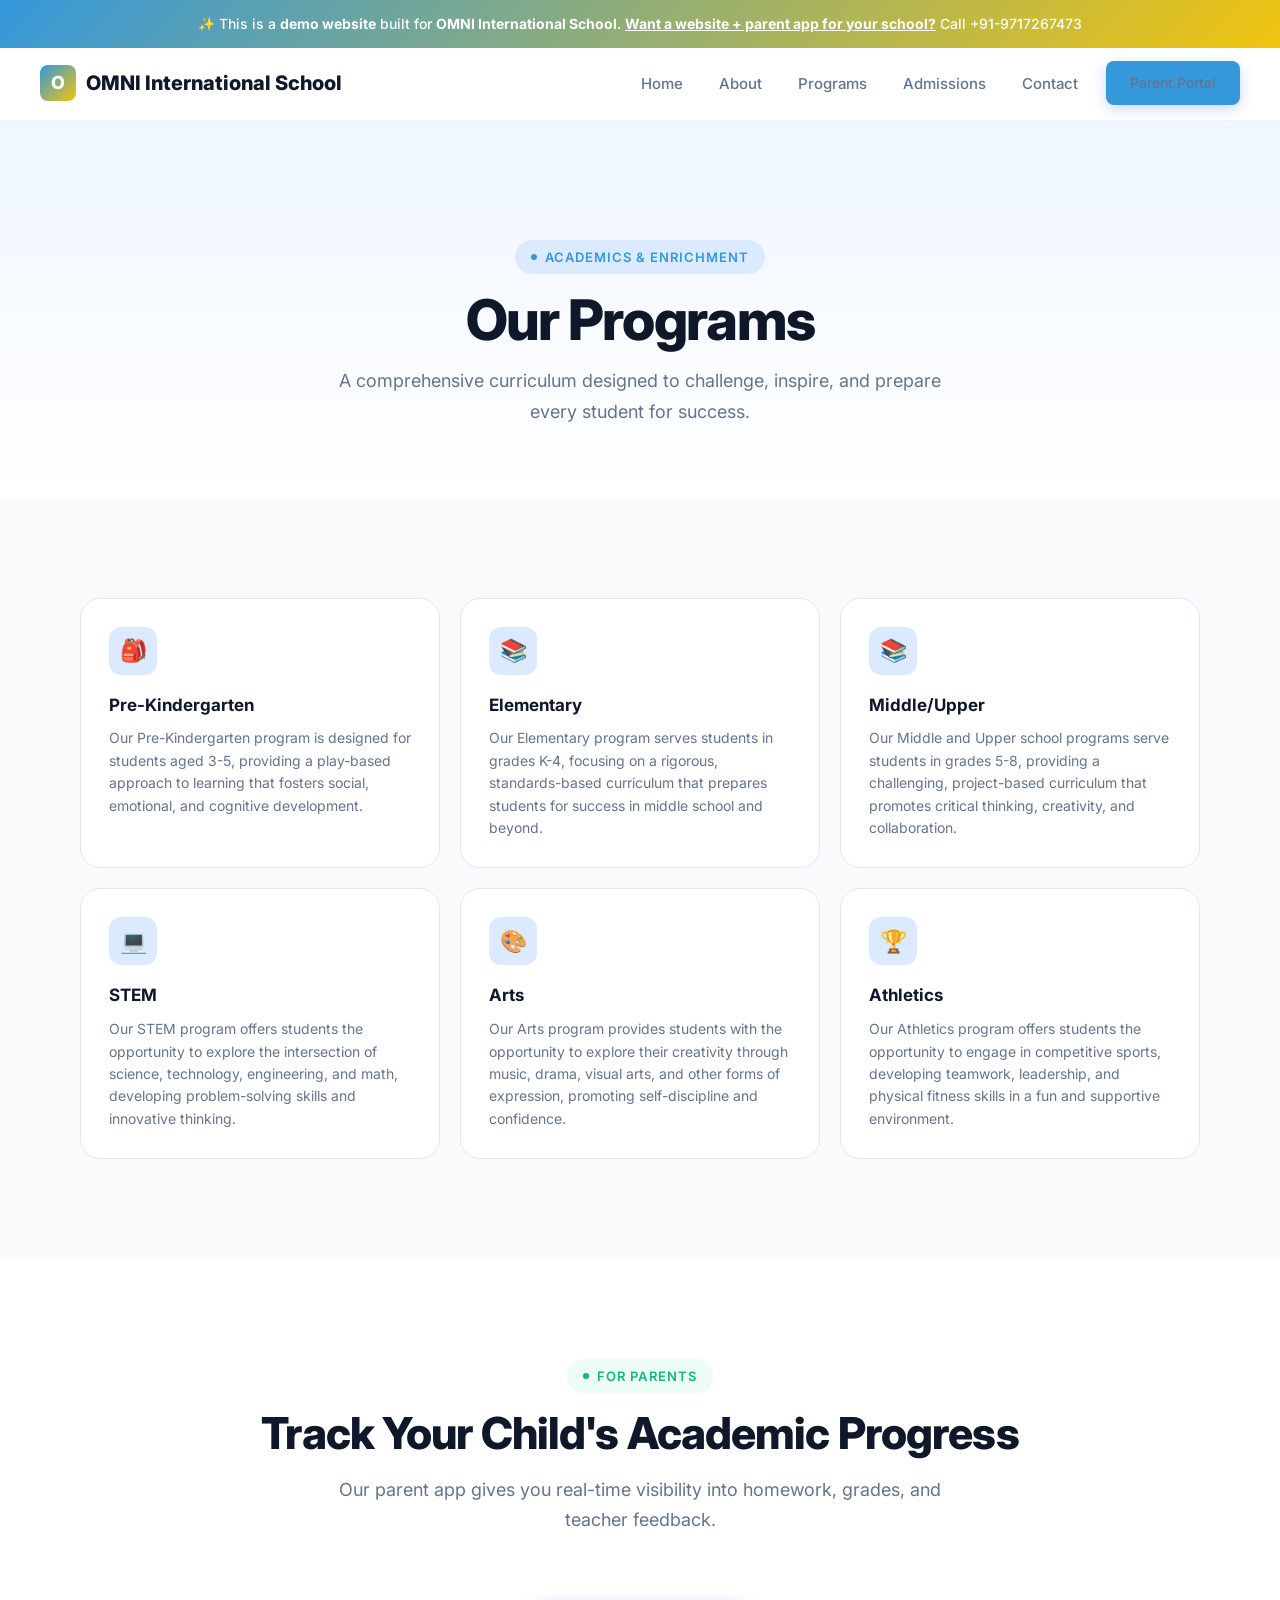
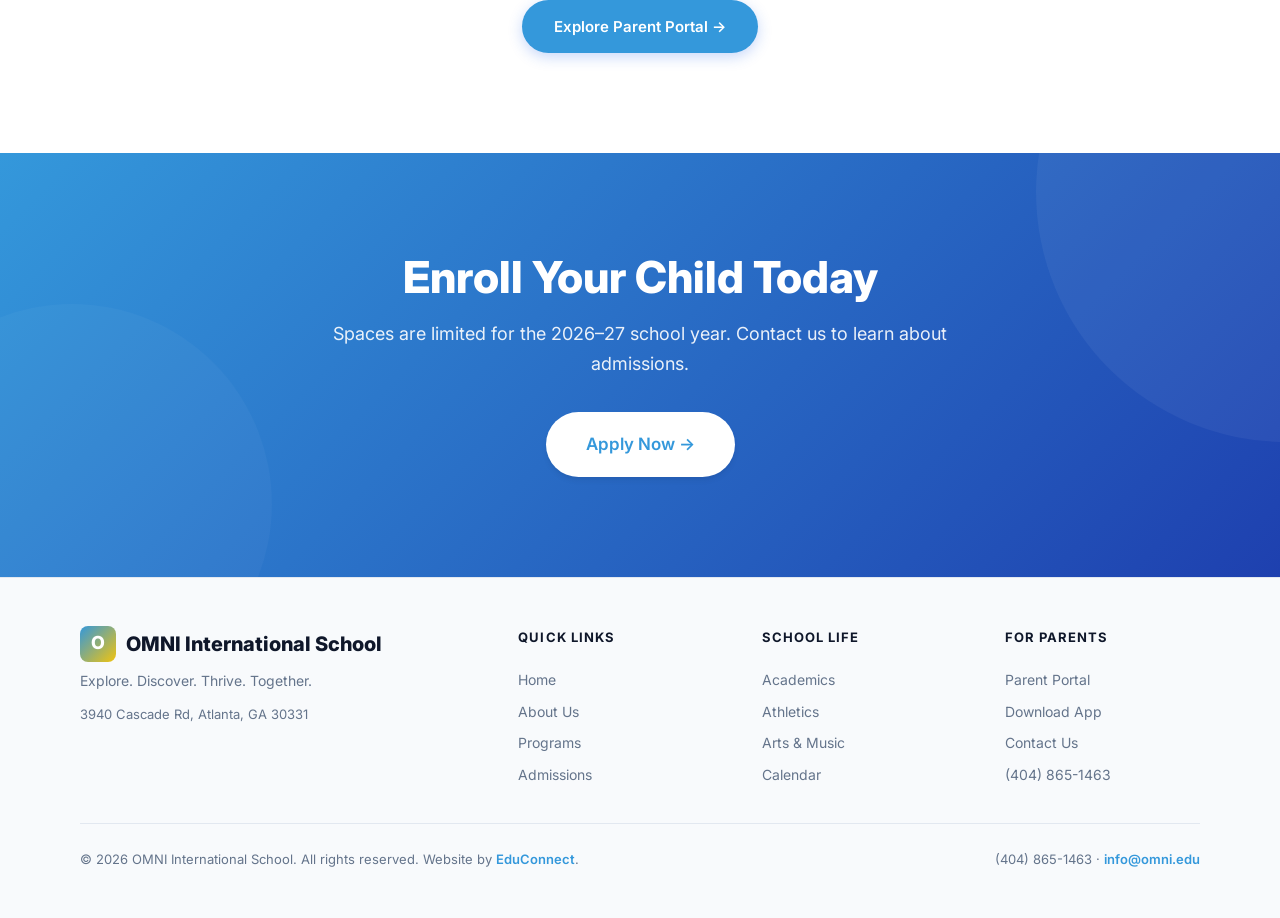
<file: programs.html>
<!DOCTYPE html><html lang="en"><head>
  <meta charset="UTF-8"><meta name="viewport" content="width=device-width,initial-scale=1.0">
  <title>Programs — OMNI International School</title>
  <meta name="description" content="Programs — OMNI International School, a premier school in Atlanta, GA serving Pre-K – 8th Grade.">
  <meta property="og:title" content="Programs — OMNI International School"><meta property="og:type" content="website">
  <link rel="preconnect" href="https://fonts.googleapis.com"><link rel="preconnect" href="https://fonts.gstatic.com" crossorigin>
  <link href="https://fonts.googleapis.com/css2?family=Inter:wght@400;500;600;700;800&display=swap" rel="stylesheet">
  <link rel="stylesheet" href="/styles.css"><script src="/main.js" defer></script>
</head><body><div class="demo-banner">
  ✨ This is a <strong>demo website</strong> built for <strong>OMNI International School</strong>.
  <a href="mailto:bhupender@myfirststepschool.com">Want a website + parent app for your school?</a> Call +91-9717267473
</div>
<nav class="navbar">
  <a href="/" class="logo"><span class="logo-icon">O</span>OMNI International School</a>
  <div class="nav-links">
    <a href="/">Home</a>
    <a href="/about.html">About</a>
    <a href="/programs.html">Programs</a>
    <a href="/admissions.html">Admissions</a>
    <a href="/contact.html">Contact</a>
    <a href="/parents.html" class="btn btn-primary" style="padding:10px 24px;font-size:14px">Parent Portal</a>
  </div>
  <button class="hamburger" aria-label="Toggle menu"><span></span><span></span><span></span></button>
</nav><main>
<section class="page-hero"><div class="container">
  <div class="badge animate-on-scroll mb-4">Academics &amp; Enrichment</div>
  <h1 class="heading-xl animate-on-scroll mb-4">Our Programs</h1>
  <p class="text-lg text-muted max-w-lg mx-auto animate-on-scroll">A comprehensive curriculum designed to challenge, inspire, and prepare every student for success.</p>
</div></section>
<section class="section-padding" style="background:var(--bg-alt)"><div class="container">
  <div class="programs-grid">
      <div class="program-card animate-on-scroll stagger-1">
        <div class="program-icon">🎒</div><h3>Pre-Kindergarten</h3><p>Our Pre-Kindergarten program is designed for students aged 3-5, providing a play-based approach to learning that fosters social, emotional, and cognitive development.</p>
      </div>
      <div class="program-card animate-on-scroll stagger-2">
        <div class="program-icon">📚</div><h3>Elementary</h3><p>Our Elementary program serves students in grades K-4, focusing on a rigorous, standards-based curriculum that prepares students for success in middle school and beyond.</p>
      </div>
      <div class="program-card animate-on-scroll stagger-3">
        <div class="program-icon">📚</div><h3>Middle/Upper</h3><p>Our Middle and Upper school programs serve students in grades 5-8, providing a challenging, project-based curriculum that promotes critical thinking, creativity, and collaboration.</p>
      </div>
      <div class="program-card animate-on-scroll stagger-4">
        <div class="program-icon">💻</div><h3>STEM</h3><p>Our STEM program offers students the opportunity to explore the intersection of science, technology, engineering, and math, developing problem-solving skills and innovative thinking.</p>
      </div>
      <div class="program-card animate-on-scroll stagger-5">
        <div class="program-icon">🎨</div><h3>Arts</h3><p>Our Arts program provides students with the opportunity to explore their creativity through music, drama, visual arts, and other forms of expression, promoting self-discipline and confidence.</p>
      </div>
      <div class="program-card animate-on-scroll stagger-6">
        <div class="program-icon">🏆</div><h3>Athletics</h3><p>Our Athletics program offers students the opportunity to engage in competitive sports, developing teamwork, leadership, and physical fitness skills in a fun and supportive environment.</p>
      </div></div>
</div></section>
<section class="portal-section section-padding"><div class="container">
  <div class="text-center mb-16">
    <div class="badge accent animate-on-scroll mb-4">For Parents</div>
    <h2 class="heading-lg animate-on-scroll mb-4">Track Your Child's Academic Progress</h2>
    <p class="text-lg text-muted max-w-lg mx-auto animate-on-scroll">Our parent app gives you real-time visibility into homework, grades, and teacher feedback.</p>
  </div>
  <div class="text-center animate-on-scroll"><a href="/parents.html" class="btn btn-primary">Explore Parent Portal →</a></div>
</div></section>
<section class="cta-section"><div class="container"><div class="cta-content animate-on-scroll">
  <h2>Enroll Your Child Today</h2>
  <p>Spaces are limited for the 2026–27 school year. Contact us to learn about admissions.</p>
  <div class="cta-actions"><a href="/admissions.html" class="btn btn-white btn-lg">Apply Now →</a></div>
</div></div></section>
</main><footer class="footer">
  <div class="container">
    <div class="footer-grid">
      <div class="footer-brand">
        <div class="logo" style="margin-bottom:8px"><span class="logo-icon">O</span>OMNI International School</div>
        <p>Explore. Discover. Thrive. Together.</p>
        <p style="margin-top:12px;font-size:13px">3940 Cascade Rd, Atlanta, GA 30331</p>
      </div>
      <div class="footer-col"><h4>Quick Links</h4><a href="/">Home</a><a href="/about.html">About Us</a><a href="/programs.html">Programs</a><a href="/admissions.html">Admissions</a></div>
      <div class="footer-col"><h4>School Life</h4><a href="/programs.html">Academics</a><a href="/programs.html">Athletics</a><a href="/programs.html">Arts &amp; Music</a><a href="/contact.html">Calendar</a></div>
      <div class="footer-col"><h4>For Parents</h4><a href="/parents.html">Parent Portal</a><a href="/parents.html">Download App</a><a href="/contact.html">Contact Us</a><a href="tel:(404) 865-1463">(404) 865-1463</a></div>
    </div>
    <div class="footer-bottom">
      <p>&copy; 2026 OMNI International School. All rights reserved. Website by <a href="mailto:bhupender@myfirststepschool.com">EduConnect</a>.</p>
      <p>(404) 865-1463 &middot; <a href="mailto:info@omni.edu">info@omni.edu</a></p>
    </div>
  </div>
</footer></body></html>
</file>
<file: styles.css>
/* ===== DESIGN SYSTEM — LIGHT PROFESSIONAL ===== */
:root{
  --primary:#3498db;--primary-50:#eff6ff;--primary-100:#dbeafe;--primary-200:#bfdbfe;
  --primary-500:#3498db;--primary-600:#1d4ed8;--primary-700:#1e40af;
  --secondary:#f1c40f;--accent:#10b981;--accent-50:#ecfdf5;
  --white:#fff;--gray-50:#f8fafc;--gray-100:#f1f5f9;--gray-200:#e2e8f0;--gray-300:#cbd5e1;
  --gray-400:#94a3b8;--gray-500:#64748b;--gray-600:#475569;--gray-700:#334155;
  --gray-800:#1e293b;--gray-900:#0f172a;
  --bg:var(--white);--bg-alt:var(--gray-50);--text:var(--gray-700);
  --text-heading:var(--gray-900);--text-muted:var(--gray-500);--border:var(--gray-200);
  --shadow-sm:0 1px 3px rgba(0,0,0,.06),0 1px 2px rgba(0,0,0,.04);
  --shadow-md:0 4px 6px -1px rgba(0,0,0,.07),0 2px 4px -2px rgba(0,0,0,.05);
  --shadow-lg:0 10px 15px -3px rgba(0,0,0,.08),0 4px 6px -4px rgba(0,0,0,.04);
  --shadow-xl:0 20px 25px -5px rgba(0,0,0,.08),0 8px 10px -6px rgba(0,0,0,.04);
  --shadow-2xl:0 25px 50px -12px rgba(0,0,0,.15);
  --shadow-primary:0 4px 14px rgba(37,99,235,.25);
  --radius-sm:8px;--radius-md:12px;--radius-lg:16px;--radius-xl:20px;--radius-2xl:24px;--radius-full:9999px;
  --font:'Inter',-apple-system,BlinkMacSystemFont,'Segoe UI',sans-serif;
}
*,*::before,*::after{margin:0;padding:0;box-sizing:border-box}
html{scroll-behavior:smooth;-webkit-font-smoothing:antialiased}
body{font-family:var(--font);background:var(--bg);color:var(--text);line-height:1.7;overflow-x:hidden;font-size:16px}
a{color:inherit;text-decoration:none}img{max-width:100%;display:block}button{font-family:inherit;cursor:pointer}
.container{max-width:1200px;margin:0 auto;padding:0 24px}
@media(min-width:768px){.container{padding:0 40px}}
.section-padding{padding:80px 0}
@media(min-width:768px){.section-padding{padding:100px 0}}
.badge{display:inline-flex;align-items:center;gap:8px;padding:6px 16px;font-size:13px;font-weight:600;text-transform:uppercase;letter-spacing:.08em;border-radius:var(--radius-full);background:var(--primary-100);color:var(--primary)}
.badge::before{content:'';width:6px;height:6px;border-radius:50%;background:var(--primary);animation:pulse 2s infinite}
.badge.accent{background:var(--accent-50);color:var(--accent)}.badge.accent::before{background:var(--accent)}
.heading-xl{font-size:clamp(32px,5vw,56px);font-weight:800;line-height:1.08;letter-spacing:-.03em;color:var(--text-heading)}
.heading-lg{font-size:clamp(28px,4vw,44px);font-weight:800;line-height:1.12;letter-spacing:-.02em;color:var(--text-heading)}
.heading-md{font-size:clamp(22px,3vw,32px);font-weight:700;line-height:1.2;color:var(--text-heading)}
.heading-sm{font-size:20px;font-weight:700;line-height:1.3;color:var(--text-heading)}
.text-lg{font-size:18px;line-height:1.7;color:var(--text)}
.text-base{font-size:16px;line-height:1.7;color:var(--text)}
.text-sm{font-size:14px;line-height:1.6;color:var(--text-muted)}
.text-center{text-align:center}.text-muted{color:var(--text-muted)}
.gradient-text{background:linear-gradient(135deg,var(--primary),var(--secondary));-webkit-background-clip:text;-webkit-text-fill-color:transparent;background-clip:text}
.max-w-lg{max-width:640px}.mx-auto{margin-left:auto;margin-right:auto}
.mb-4{margin-bottom:16px}.mb-6{margin-bottom:24px}.mb-8{margin-bottom:32px}
.mb-12{margin-bottom:48px}.mb-16{margin-bottom:64px}
.btn{display:inline-flex;align-items:center;justify-content:center;gap:8px;padding:14px 32px;font-size:15px;font-weight:600;border-radius:var(--radius-full);border:none;cursor:pointer;transition:all .25s cubic-bezier(.4,0,.2,1);text-decoration:none;white-space:nowrap}
.btn-primary{background:var(--primary);color:var(--white);box-shadow:var(--shadow-primary)}
.btn-primary:hover{background:var(--primary-600);transform:translateY(-2px);box-shadow:0 8px 24px rgba(37,99,235,.3)}
.btn-lg{padding:18px 40px;font-size:17px}
.btn-outline{background:transparent;color:var(--primary);border:2px solid var(--primary-200)}
.btn-outline:hover{background:var(--primary-50);border-color:var(--primary);transform:translateY(-2px)}
.btn-white{background:var(--white);color:var(--primary);box-shadow:var(--shadow-md)}
.btn-white:hover{transform:translateY(-2px);box-shadow:var(--shadow-lg)}
.demo-banner{background:linear-gradient(135deg,var(--primary),var(--secondary));color:var(--white);text-align:center;padding:12px 24px;font-size:14px;font-weight:500;position:relative;z-index:200}
.demo-banner strong{font-weight:700}.demo-banner a{color:var(--white);text-decoration:underline;font-weight:700}
.navbar{position:sticky;top:0;z-index:100;display:flex;justify-content:space-between;align-items:center;padding:0 24px;height:72px;background:rgba(255,255,255,.92);backdrop-filter:blur(20px) saturate(180%);border-bottom:1px solid transparent;transition:all .3s ease}
@media(min-width:768px){.navbar{padding:0 40px}}
.navbar.scrolled{border-bottom-color:var(--border);box-shadow:var(--shadow-sm)}
.logo{display:flex;align-items:center;gap:10px;font-size:18px;font-weight:800;color:var(--text-heading)}
@media(min-width:768px){.logo{font-size:20px}}
.logo-icon{width:36px;height:36px;border-radius:var(--radius-sm);background:linear-gradient(135deg,var(--primary),var(--secondary));display:flex;align-items:center;justify-content:center;color:white;font-size:18px;font-weight:800}
.nav-links{display:flex;gap:4px;align-items:center}
.nav-links a{padding:8px 16px;font-size:15px;font-weight:500;color:var(--text-muted);border-radius:var(--radius-sm);transition:all .2s ease}
.nav-links a:hover{color:var(--text-heading);background:var(--gray-50)}
.nav-links .btn{margin-left:8px}
.hamburger{display:none;background:none;border:none;padding:8px;min-height:44px;min-width:44px;flex-direction:column;justify-content:center;align-items:center}
.hamburger span{display:block;width:22px;height:2px;background:var(--gray-700);margin:3px 0;transition:all .3s ease;border-radius:2px}
.hamburger.active span:nth-child(1){transform:rotate(45deg) translate(4px,4px)}
.hamburger.active span:nth-child(2){opacity:0}
.hamburger.active span:nth-child(3){transform:rotate(-45deg) translate(4px,-4px)}
@media(max-width:768px){.hamburger{display:flex}.nav-links{display:none;position:fixed;top:72px;left:0;right:0;bottom:0;background:var(--white);flex-direction:column;align-items:center;justify-content:center;gap:16px;z-index:200}.nav-links.open{display:flex}.nav-links a{font-size:18px;padding:12px 24px}}
.hero{position:relative;overflow:hidden;background:linear-gradient(180deg,var(--primary-50) 0%,var(--white) 100%)}
.hero-inner{display:grid;grid-template-columns:1fr;gap:48px;align-items:center;padding:60px 0 80px}
@media(min-width:1024px){.hero-inner{grid-template-columns:1fr 1fr;gap:64px;padding:80px 0 100px}}
.hero-content{max-width:560px}
@media(max-width:1023px){.hero-content{text-align:center;margin:0 auto}}
.hero-actions{display:flex;gap:12px;flex-wrap:wrap}
@media(max-width:1023px){.hero-actions{justify-content:center}}
.hero-visual{display:flex;justify-content:center;align-items:center;position:relative}
.school-illustration{position:relative;width:100%;max-width:480px;aspect-ratio:4/3;border-radius:var(--radius-2xl);overflow:hidden;background:linear-gradient(135deg,var(--primary-100),var(--primary-50));border:1px solid var(--primary-200);box-shadow:var(--shadow-xl)}
.school-illustration-inner{width:100%;height:100%;display:flex;flex-direction:column;align-items:center;justify-content:center;gap:16px;padding:32px}
.school-building{font-size:80px;line-height:1}
.school-illustration h3{font-size:18px;font-weight:700;color:var(--primary-700);text-align:center}
.school-illustration p{font-size:13px;color:var(--primary-600);text-align:center;font-weight:500}
.hero-info-cards{display:flex;gap:12px;flex-wrap:wrap;margin-top:20px}
@media(max-width:1023px){.hero-info-cards{justify-content:center}}
.info-chip{display:flex;align-items:center;gap:6px;padding:8px 16px;background:var(--white);border:1px solid var(--border);border-radius:var(--radius-full);font-size:13px;font-weight:500;color:var(--gray-600);box-shadow:var(--shadow-sm)}
.info-chip .ic-icon{font-size:16px}
.float-card{position:absolute;background:var(--white);border-radius:var(--radius-lg);box-shadow:var(--shadow-xl);padding:14px 18px;display:flex;align-items:center;gap:10px;font-size:13px;font-weight:600;color:var(--gray-800);animation:float-gentle 4s ease-in-out infinite;z-index:5;white-space:nowrap}
.float-card.card-1{top:10%;right:-20px;animation-delay:0s}
.float-card.card-2{bottom:20%;left:-30px;animation-delay:1.5s}
.float-card.card-3{top:55%;right:-30px;animation-delay:3s}
.float-card .fc-icon{width:32px;height:32px;border-radius:8px;display:flex;align-items:center;justify-content:center;font-size:15px}
.float-card .fc-icon.green{background:#dcfce7;color:#16a34a}
.float-card .fc-icon.blue{background:var(--primary-100);color:var(--primary)}
.float-card .fc-icon.purple{background:#f3e8ff;color:#9333ea}
.welcome-section{background:var(--white)}
.welcome-grid{display:grid;grid-template-columns:1fr;gap:40px;align-items:center}
@media(min-width:768px){.welcome-grid{grid-template-columns:auto 1fr;gap:48px}}
.principal-card{display:flex;flex-direction:column;align-items:center;text-align:center;gap:16px}
.principal-avatar{width:120px;height:120px;border-radius:50%;background:linear-gradient(135deg,var(--primary),var(--secondary));display:flex;align-items:center;justify-content:center;font-size:48px;color:white;box-shadow:var(--shadow-lg)}
.principal-name{font-size:16px;font-weight:700;color:var(--text-heading)}
.principal-title{font-size:13px;color:var(--text-muted)}
.welcome-text blockquote{font-size:18px;font-style:italic;color:var(--text);line-height:1.8;border-left:4px solid var(--primary);padding-left:24px;margin-bottom:20px}
.welcome-text p{font-size:15px;color:var(--text-muted);line-height:1.7}
.features-section{background:var(--bg-alt)}
.features-grid{display:grid;grid-template-columns:1fr;gap:20px}
@media(min-width:640px){.features-grid{grid-template-columns:repeat(2,1fr)}}
@media(min-width:1024px){.features-grid{grid-template-columns:repeat(3,1fr)}}
.feature-card{position:relative;padding:32px;border-radius:var(--radius-xl);background:var(--white);border:1px solid var(--border);transition:all .3s ease;overflow:hidden}
.feature-card:hover{transform:translateY(-4px);box-shadow:var(--shadow-lg);border-color:var(--primary-200)}
.feature-icon{width:52px;height:52px;border-radius:var(--radius-md);background:var(--primary-100);display:flex;align-items:center;justify-content:center;margin-bottom:20px;font-size:24px;transition:transform .3s ease}
.feature-card:hover .feature-icon{transform:scale(1.1)}
.feature-card h3{font-size:18px;font-weight:700;color:var(--text-heading);margin-bottom:8px}
.feature-card p{font-size:14px;color:var(--text-muted);line-height:1.6}
.programs-section{background:var(--white)}
.programs-grid{display:grid;grid-template-columns:1fr;gap:20px}
@media(min-width:640px){.programs-grid{grid-template-columns:repeat(2,1fr)}}
@media(min-width:1024px){.programs-grid{grid-template-columns:repeat(3,1fr)}}
.program-card{padding:28px;border-radius:var(--radius-xl);background:var(--white);border:1px solid var(--border);transition:all .3s ease;position:relative;overflow:hidden}
.program-card::before{content:'';position:absolute;top:0;left:0;right:0;height:3px;background:linear-gradient(90deg,var(--primary),var(--secondary));transform:scaleX(0);transform-origin:left;transition:transform .3s ease}
.program-card:hover{transform:translateY(-4px);box-shadow:var(--shadow-lg);border-color:var(--primary-200)}
.program-card:hover::before{transform:scaleX(1)}
.program-icon{width:48px;height:48px;border-radius:var(--radius-md);background:var(--primary-100);display:flex;align-items:center;justify-content:center;margin-bottom:16px;font-size:22px}
.program-card h3{font-size:17px;font-weight:700;color:var(--text-heading);margin-bottom:8px}
.program-card p{font-size:14px;color:var(--text-muted);line-height:1.6}
.stats-section{background:linear-gradient(135deg,var(--primary),var(--primary-700));color:var(--white);padding:64px 0}
.stats-grid{display:grid;grid-template-columns:repeat(2,1fr);gap:32px;text-align:center}
@media(min-width:768px){.stats-grid{grid-template-columns:repeat(4,1fr)}}
.stat-value{font-size:clamp(32px,4vw,48px);font-weight:800;line-height:1}
.stat-label{font-size:14px;opacity:.8;margin-top:8px;font-weight:500}
.events-section{background:var(--bg-alt)}
.events-grid{display:grid;grid-template-columns:1fr;gap:16px;max-width:800px;margin:0 auto}
@media(min-width:640px){.events-grid{grid-template-columns:repeat(2,1fr)}}
.event-card{display:flex;gap:16px;padding:24px;border-radius:var(--radius-xl);background:var(--white);border:1px solid var(--border);transition:all .3s ease}
.event-card:hover{box-shadow:var(--shadow-md);border-color:var(--primary-200)}
.event-date{min-width:56px;text-align:center;padding:8px;border-radius:var(--radius-md);background:var(--primary-100)}
.event-date .month{font-size:11px;font-weight:700;text-transform:uppercase;color:var(--primary);letter-spacing:.05em}
.event-date .day{font-size:24px;font-weight:800;color:var(--primary-700);line-height:1.2}
.event-info h4{font-size:15px;font-weight:700;color:var(--text-heading);margin-bottom:4px}
.event-info p{font-size:13px;color:var(--text-muted);line-height:1.5}
.portal-section{background:var(--white)}
.portal-grid{display:grid;grid-template-columns:1fr;gap:48px;align-items:center}
@media(min-width:1024px){.portal-grid{grid-template-columns:1fr 1fr;gap:64px}}
.phone-mockup{position:relative;width:260px;height:520px;background:var(--gray-900);border-radius:40px;padding:12px;box-shadow:var(--shadow-2xl),0 0 0 2px var(--gray-300);margin:0 auto;transform:perspective(1000px) rotateY(-6deg) rotateX(3deg)}
.phone-mockup::before{content:'';position:absolute;top:12px;left:50%;transform:translateX(-50%);width:72px;height:22px;background:var(--gray-900);border-radius:0 0 14px 14px;z-index:10}
.phone-screen{width:100%;height:100%;background:var(--white);border-radius:30px;overflow:hidden;position:relative}
.phone-screen-content{padding:50px 14px 14px;font-size:12px;color:var(--gray-700)}
.phone-status-bar{position:absolute;top:0;left:0;right:0;height:44px;background:var(--primary);display:flex;align-items:center;justify-content:center;color:white;font-weight:700;font-size:13px;border-radius:18px 18px 0 0}
.phone-nav-item{display:flex;align-items:center;gap:10px;padding:12px 10px;border-bottom:1px solid var(--gray-100);position:relative}
.phone-nav-item:last-child{border-bottom:none}
.phone-nav-icon{width:34px;height:34px;border-radius:9px;display:flex;align-items:center;justify-content:center;font-size:15px;flex-shrink:0}
.phone-nav-icon.blue{background:var(--primary-100);color:var(--primary)}
.phone-nav-icon.green{background:#dcfce7;color:#16a34a}
.phone-nav-icon.purple{background:#f3e8ff;color:#9333ea}
.phone-nav-icon.orange{background:#fff7ed;color:#ea580c}
.phone-nav-label{font-weight:600;font-size:12px;color:var(--gray-800)}
.phone-nav-sub{font-size:10px;color:var(--gray-400);margin-top:1px}
.phone-badge{position:absolute;top:8px;right:6px;min-width:16px;height:16px;border-radius:8px;background:#ef4444;color:white;font-size:9px;font-weight:700;display:flex;align-items:center;justify-content:center;padding:0 4px}
.phone-bottom-bar{position:absolute;bottom:0;left:0;right:0;height:50px;background:var(--white);border-top:1px solid var(--gray-100);display:flex;align-items:center;justify-content:space-around;padding:0 8px;border-radius:0 0 18px 18px}
.phone-tab{display:flex;flex-direction:column;align-items:center;gap:2px;font-size:8px;color:var(--gray-400);font-weight:500}
.phone-tab.active{color:var(--primary)}
.portal-features{list-style:none;padding:0}
.portal-features li{display:flex;align-items:flex-start;gap:12px;padding:12px 0;border-bottom:1px solid var(--gray-100);font-size:15px;color:var(--text)}
.portal-features li:last-child{border-bottom:none}
.portal-features .pf-icon{width:24px;height:24px;border-radius:50%;background:var(--accent-50);color:var(--accent);display:flex;align-items:center;justify-content:center;flex-shrink:0;margin-top:2px;font-size:13px;font-weight:700}
.testimonials-section{background:var(--bg-alt)}
.testimonials-grid{display:grid;grid-template-columns:1fr;gap:24px}
@media(min-width:768px){.testimonials-grid{grid-template-columns:repeat(3,1fr)}}
.testimonial-card{padding:32px;border-radius:var(--radius-xl);background:var(--white);border:1px solid var(--border);transition:all .3s ease}
.testimonial-card:hover{box-shadow:var(--shadow-lg);transform:translateY(-4px)}
.stars{display:flex;gap:2px;margin-bottom:16px}.star{color:#f59e0b;font-size:16px}
.testimonial-text{font-size:15px;color:var(--text);line-height:1.7;margin-bottom:20px;font-style:italic}
.testimonial-author{display:flex;align-items:center;gap:12px}
.author-avatar{width:44px;height:44px;border-radius:50%;background:linear-gradient(135deg,var(--primary),var(--secondary));display:flex;align-items:center;justify-content:center;font-weight:700;color:var(--white);font-size:16px;flex-shrink:0}
.author-info .author-name{font-weight:600;font-size:14px;color:var(--text-heading)}
.author-info .author-role{font-size:12px;color:var(--text-muted)}
.cta-section{background:linear-gradient(135deg,var(--primary),var(--primary-700));color:var(--white);text-align:center;position:relative;overflow:hidden;padding:80px 0}
@media(min-width:768px){.cta-section{padding:100px 0}}
.cta-section::before{content:'';position:absolute;top:-50%;right:-20%;width:500px;height:500px;border-radius:50%;background:rgba(255,255,255,.05)}
.cta-section::after{content:'';position:absolute;bottom:-30%;left:-10%;width:400px;height:400px;border-radius:50%;background:rgba(255,255,255,.03)}
.cta-content{position:relative;z-index:1;max-width:640px;margin:0 auto}
.cta-content h2{font-size:clamp(28px,4vw,44px);font-weight:800;margin-bottom:16px;line-height:1.12}
.cta-content p{font-size:18px;opacity:.9;margin-bottom:32px;line-height:1.7}
.cta-actions{display:flex;gap:12px;justify-content:center;flex-wrap:wrap}
.page-hero{padding:100px 0 60px;background:linear-gradient(180deg,var(--primary-50) 0%,var(--white) 100%);text-align:center;position:relative}
@media(min-width:768px){.page-hero{padding:120px 0 70px}}
.content-section{padding:64px 0}.content-section .container{max-width:800px}
.content-section p{font-size:16px;color:var(--text);line-height:1.9;margin-bottom:24px}
.content-section p:last-child{margin-bottom:0}
.contact-grid{display:grid;grid-template-columns:1fr;gap:32px}
@media(min-width:768px){.contact-grid{grid-template-columns:1fr 1fr;gap:40px}}
.contact-info-card{padding:32px;border-radius:var(--radius-xl);background:var(--white);border:1px solid var(--border)}
.contact-item{display:flex;align-items:flex-start;gap:14px;margin-bottom:24px}
.contact-item:last-child{margin-bottom:0}
.contact-icon{width:44px;height:44px;border-radius:var(--radius-md);background:var(--primary-100);display:flex;align-items:center;justify-content:center;flex-shrink:0;font-size:20px}
.contact-item h4{font-weight:600;color:var(--text-heading);margin-bottom:2px;font-size:14px}
.contact-item p{color:var(--text-muted);font-size:14px}
.contact-form{background:var(--white);border-radius:var(--radius-xl);border:1px solid var(--border);padding:32px}
.form-group{margin-bottom:16px}.form-group:last-of-type{margin-bottom:24px}
.form-label{display:block;font-size:13px;font-weight:600;color:var(--text-heading);margin-bottom:6px}
.form-input,.form-textarea{width:100%;padding:12px 16px;border:1px solid var(--border);border-radius:var(--radius-sm);font-family:var(--font);font-size:14px;color:var(--text-heading);background:var(--gray-50);transition:all .2s ease;outline:none}
.form-input:focus,.form-textarea:focus{border-color:var(--primary);box-shadow:0 0 0 3px var(--primary-100);background:var(--white)}
.form-textarea{resize:vertical;min-height:100px}
.admissions-steps{display:grid;grid-template-columns:1fr;gap:24px;max-width:700px;margin:0 auto}
.adm-step{display:flex;gap:20px;padding:24px;background:var(--white);border-radius:var(--radius-xl);border:1px solid var(--border)}
.adm-step-num{width:48px;height:48px;border-radius:50%;background:var(--primary);color:var(--white);display:flex;align-items:center;justify-content:center;font-weight:800;font-size:20px;flex-shrink:0}
.adm-step h4{font-weight:700;color:var(--text-heading);margin-bottom:4px}
.adm-step p{font-size:14px;color:var(--text-muted);line-height:1.6}
.footer{padding:48px 0;border-top:1px solid var(--border);background:var(--gray-50)}
.footer-grid{display:grid;grid-template-columns:1fr;gap:32px}
@media(min-width:768px){.footer-grid{grid-template-columns:2fr 1fr 1fr 1fr;gap:48px}}
.footer-brand p{font-size:14px;color:var(--text-muted);margin-top:8px;line-height:1.6;max-width:320px}
.footer-col h4{font-size:13px;font-weight:700;text-transform:uppercase;letter-spacing:.08em;color:var(--text-heading);margin-bottom:16px}
.footer-col a{display:block;font-size:14px;color:var(--text-muted);padding:4px 0;transition:color .2s ease}
.footer-col a:hover{color:var(--primary)}
.footer-bottom{border-top:1px solid var(--border);margin-top:32px;padding-top:24px;display:flex;justify-content:space-between;align-items:center;flex-wrap:wrap;gap:16px}
.footer-bottom p{font-size:13px;color:var(--text-muted)}
.footer-bottom a{color:var(--primary);font-weight:600}
@keyframes pulse{0%,100%{opacity:1;transform:scale(1)}50%{opacity:.5;transform:scale(1.3)}}
@keyframes float-gentle{0%,100%{transform:translateY(0)}50%{transform:translateY(-12px)}}
.animate-on-scroll{opacity:0;transform:translateY(24px);transition:opacity .6s ease,transform .6s ease}
.animate-on-scroll.visible{opacity:1;transform:translateY(0)}
.stagger-1{transition-delay:.1s}.stagger-2{transition-delay:.2s}.stagger-3{transition-delay:.3s}
.stagger-4{transition-delay:.4s}.stagger-5{transition-delay:.5s}.stagger-6{transition-delay:.6s}
@media(prefers-reduced-motion:reduce){*,*::before,*::after{animation-duration:.01ms!important;transition-duration:.01ms!important}.animate-on-scroll{opacity:1;transform:none}.float-card{animation:none}}
</file>
<file: app/styles.css>
/* ==================== RESET & BASE ==================== */
*,*::before,*::after{box-sizing:border-box;margin:0;padding:0}
body{font-family:'Inter',system-ui,-apple-system,sans-serif;background:#f8fafc;color:#1e293b;-webkit-font-smoothing:antialiased}
a{color:inherit;text-decoration:none}

/* ==================== DEMO BANNER ==================== */
.demo-banner{background:#1e293b;color:#fff;padding:10px 20px;text-align:center;font-size:13px;position:sticky;top:0;z-index:100}
.banner-inner{max-width:900px;margin:0 auto;display:flex;align-items:center;justify-content:center;gap:16px;flex-wrap:wrap}
.banner-cta{background:#fff;color:#1e293b;padding:6px 16px;border-radius:20px;font-weight:600;font-size:12px;transition:transform .2s}
.banner-cta:hover{transform:scale(1.05)}

/* ==================== HERO SECTION ==================== */
.hero-section{padding:60px 20px 50px;text-align:center;color:#fff}
.hero-content{max-width:600px;margin:0 auto}
.hero-logo{width:64px;height:64px;border-radius:16px;display:inline-flex;align-items:center;justify-content:center;font-size:28px;font-weight:800;color:#fff;margin-bottom:16px}
.hero-section h1{font-size:28px;font-weight:800;margin-bottom:8px}
.hero-tagline{font-size:16px;opacity:.9;margin-bottom:6px}
.hero-desc{font-size:14px;opacity:.7;margin-bottom:20px}
.hero-badges{display:flex;gap:10px;justify-content:center;flex-wrap:wrap}
.hero-badge{background:rgba(255,255,255,.15);backdrop-filter:blur(8px);padding:6px 14px;border-radius:20px;font-size:13px;font-weight:500}

/* ==================== PHONES SECTION ==================== */
.phones-section{padding:40px 20px 60px;max-width:1100px;margin:0 auto}
.phones-header{text-align:center;margin-bottom:40px}
.phones-header h2{font-size:28px;font-weight:800;margin-bottom:8px}
.phones-header p{color:#64748b;font-size:15px}

.phones-container{display:flex;align-items:flex-start;justify-content:center;gap:24px;flex-wrap:wrap}
.phone-wrapper{display:flex;flex-direction:column;align-items:center;gap:12px}

/* Phone Labels */
.phone-label{font-size:15px;font-weight:700;padding:6px 18px;border-radius:20px;display:inline-flex;align-items:center;gap:6px}
.teacher-label{background:#EEF2FF;color:#6366F1}
.parent-label{background:#DCFCE7;color:#16A34A}

/* ==================== PHONE FRAME ==================== */
.phone-frame{width:320px;height:680px;background:#000;border-radius:40px;padding:8px;box-shadow:0 25px 50px rgba(0,0,0,.15),0 0 0 2px #333,inset 0 0 0 2px #1a1a1a;position:relative;overflow:hidden}
.phone-notch{position:absolute;top:8px;left:50%;transform:translateX(-50%);width:120px;height:28px;background:#000;border-radius:0 0 16px 16px;z-index:10}
.phone-screen{background:#f8fafc;border-radius:32px;height:100%;overflow:hidden;display:flex;flex-direction:column;position:relative}

/* Status Bar */
.status-bar{display:flex;justify-content:space-between;align-items:center;padding:14px 24px 4px;font-size:12px;font-weight:600;position:relative;z-index:5}
.status-icons{display:flex;gap:4px;font-size:11px}

/* ==================== APP SCREENS ==================== */
.app-screen{display:none;flex-direction:column;flex:1;overflow:hidden}
.app-screen.active{display:flex}

/* Screen Hero */
.screen-hero{color:#fff;padding:28px 18px 18px;position:relative}
.screen-hero.compact{padding:28px 18px 14px}
.app-name-bar{font-size:11px;font-weight:700;text-transform:uppercase;letter-spacing:1.5px;opacity:.8;margin-bottom:8px}
.screen-title{font-size:20px;font-weight:800}
.screen-subtitle{font-size:13px;opacity:.7;margin-top:2px}

.hero-greeting{font-size:14px;opacity:.8;margin-bottom:10px}
.hero-student{display:flex;align-items:center;gap:10px;margin-bottom:12px}
.student-avatar{width:40px;height:40px;border-radius:50%;background:rgba(255,255,255,.2);display:flex;align-items:center;justify-content:center;font-size:18px;font-weight:700}
.student-name{font-size:16px;font-weight:700}
.student-class{font-size:12px;opacity:.7}
.hero-chips{display:flex;gap:8px}
.glass-chip{background:rgba(255,255,255,.15);backdrop-filter:blur(8px);padding:5px 12px;border-radius:14px;font-size:12px;font-weight:500;display:flex;align-items:center;gap:5px}

/* Screen Body */
.screen-body{flex:1;overflow-y:auto;padding:16px 14px;-webkit-overflow-scrolling:touch}
.section-label{font-size:13px;font-weight:700;color:#64748b;text-transform:uppercase;letter-spacing:.5px;margin-bottom:10px}

/* ==================== TAB BAR ==================== */
.tab-bar{display:flex;background:#fff;border-top:1px solid #e2e8f0;padding:6px 4px 18px;gap:2px}
.tab{flex:1;display:flex;flex-direction:column;align-items:center;gap:2px;background:none;border:none;color:#94a3b8;font-size:10px;font-weight:500;padding:4px 0;cursor:pointer;transition:color .2s}
.tab.active{color:#6366F1}
.tab svg{width:18px;height:18px}

/* ==================== CARD LIST ==================== */
.card-list{display:flex;flex-direction:column;gap:8px}
.card-item{background:#fff;border-radius:12px;padding:12px;box-shadow:0 1px 3px rgba(0,0,0,.06);display:flex;align-items:center;gap:10px;transition:transform .15s}
.card-item:active{transform:scale(.98)}
.card-icon{width:36px;height:36px;border-radius:10px;display:flex;align-items:center;justify-content:center;font-size:16px;flex-shrink:0}
.card-content{flex:1;min-width:0}
.card-title{font-size:13px;font-weight:600;white-space:nowrap;overflow:hidden;text-overflow:ellipsis}
.card-sub{font-size:11px;color:#94a3b8}
.card-badge{font-size:10px;font-weight:600;padding:3px 8px;border-radius:8px;flex-shrink:0}

/* ==================== TEACHER: QUICK ACTIONS ==================== */
.quick-actions{display:grid;grid-template-columns:1fr 1fr;gap:8px}
.action-card{background:#fff;border-radius:12px;padding:14px 10px;display:flex;flex-direction:column;align-items:center;gap:8px;box-shadow:0 1px 3px rgba(0,0,0,.06);cursor:pointer;transition:transform .15s,box-shadow .15s}
.action-card:active{transform:scale(.96)}
.action-icon{width:36px;height:36px;border-radius:10px;display:flex;align-items:center;justify-content:center;font-size:16px;font-weight:700}
.action-card span{font-size:12px;font-weight:600;color:#334155}

/* ==================== TEACHER: STATS ROW ==================== */
.stats-row{display:grid;grid-template-columns:1fr 1fr 1fr;gap:8px}
.stat-card{background:#fff;border-radius:12px;padding:12px 8px;text-align:center;box-shadow:0 1px 3px rgba(0,0,0,.06)}
.stat-num{font-size:22px;font-weight:800}
.stat-lbl{font-size:10px;color:#94a3b8;font-weight:500;margin-top:2px}

/* ==================== TEACHER: CLASS SELECTOR ==================== */
.class-selector{display:flex;gap:6px;flex-wrap:wrap;margin-bottom:12px}
.class-chip{padding:6px 14px;border-radius:16px;font-size:12px;font-weight:600;background:#f1f5f9;color:#64748b;cursor:pointer;transition:all .2s}
.class-chip.active{background:#6366F1;color:#fff}

/* ==================== TEACHER: ATTENDANCE TOOLBAR ==================== */
.attendance-toolbar{display:flex;gap:8px;margin-bottom:12px}
.att-btn{flex:1;padding:8px;border:none;border-radius:10px;font-size:12px;font-weight:600;cursor:pointer;transition:opacity .2s}
.present-btn{background:#DCFCE7;color:#16A34A}
.absent-btn{background:#FEE2E2;color:#DC2626}

/* ==================== TEACHER: ATTENDANCE STUDENT ROW ==================== */
.attendance-row{display:flex;align-items:center;gap:10px;background:#fff;border-radius:12px;padding:10px 12px;margin-bottom:6px;box-shadow:0 1px 3px rgba(0,0,0,.06)}
.att-student-info{flex:1;min-width:0}
.att-student-name{font-size:13px;font-weight:600}
.att-student-roll{font-size:11px;color:#94a3b8}
.att-toggle{display:flex;gap:4px}
.att-toggle-btn{width:28px;height:28px;border:2px solid #e2e8f0;border-radius:8px;display:flex;align-items:center;justify-content:center;font-size:11px;font-weight:700;background:#fff;cursor:pointer;transition:all .2s}
.att-toggle-btn.sel-present{background:#DCFCE7;border-color:#16A34A;color:#16A34A}
.att-toggle-btn.sel-absent{background:#FEE2E2;border-color:#DC2626;color:#DC2626}
.att-toggle-btn.sel-late{background:#FEF3C7;border-color:#D97706;color:#D97706}

/* ==================== TEACHER: FORM ELEMENTS ==================== */
.form-area{display:flex;flex-direction:column;gap:12px}
.form-group{display:flex;flex-direction:column;gap:4px}
.form-label{font-size:11px;font-weight:600;color:#64748b;text-transform:uppercase;letter-spacing:.5px}
.form-select,.form-input-demo{background:#fff;border:1.5px solid #e2e8f0;border-radius:10px;padding:10px 12px;font-size:13px;color:#334155}
.form-textarea-demo{background:#fff;border:1.5px solid #e2e8f0;border-radius:10px;padding:10px 12px;font-size:12px;color:#334155;min-height:60px;line-height:1.5}
.submit-btn{border:none;color:#fff;padding:12px;border-radius:12px;font-size:14px;font-weight:700;cursor:pointer;transition:opacity .2s}
.submit-btn:active{opacity:.8}

/* Tab Pills */
.tab-pills{display:flex;gap:4px;background:#f1f5f9;border-radius:10px;padding:3px;margin-bottom:12px}
.pill{flex:1;text-align:center;padding:7px;border-radius:8px;font-size:12px;font-weight:600;color:#64748b;cursor:pointer;transition:all .2s}
.pill.active{background:#fff;color:#334155;box-shadow:0 1px 3px rgba(0,0,0,.1)}

/* ==================== TEACHER: SEARCH BAR ==================== */
.search-bar{display:flex;align-items:center;gap:8px;background:#fff;border:1.5px solid #e2e8f0;border-radius:12px;padding:10px 14px;margin-bottom:12px}
.search-text{font-size:13px;color:#94a3b8}

/* ==================== SYNC ARROW ==================== */
.sync-arrow{display:flex;flex-direction:column;align-items:center;gap:6px;padding:0 8px;align-self:center;margin-top:100px}
.sync-line{width:2px;height:40px;background:linear-gradient(180deg,transparent,#6366F1,transparent)}
.sync-badge{background:#EEF2FF;color:#6366F1;padding:6px 14px;border-radius:16px;font-size:12px;font-weight:700;white-space:nowrap;animation:syncPulse 2s ease-in-out infinite}
@keyframes syncPulse{0%,100%{opacity:.7;transform:scale(.97)}50%{opacity:1;transform:scale(1)}}

/* ==================== PARENT: ATTENDANCE RING ==================== */
.attendance-ring-area{display:flex;justify-content:center;margin:16px 0}
.ring-container{position:relative;width:120px;height:120px}
.progress-ring{width:100%;height:100%;transform:rotate(-90deg)}
.ring-bg{fill:none;stroke:#e2e8f0;stroke-width:8}
.ring-progress{fill:none;stroke-width:8;stroke-linecap:round;transition:stroke-dashoffset .8s ease}
.ring-label{position:absolute;top:50%;left:50%;transform:translate(-50%,-50%);font-size:24px;font-weight:800}
.attendance-stats{display:flex;justify-content:center;gap:24px;margin:16px 0}
.att-stat{text-align:center}
.att-num{font-size:20px;font-weight:800}
.att-label{font-size:11px;color:#94a3b8;font-weight:500}
.att-stat.present .att-num{color:#16A34A}
.att-stat.absent .att-num{color:#DC2626}
.att-stat.other .att-num{color:#6366F1}

/* ==================== PARENT: FEE SUMMARY ==================== */
.fee-summary{background:#fff;border-radius:16px;padding:20px;margin-bottom:16px;box-shadow:0 2px 8px rgba(0,0,0,.06);text-align:center}
.fee-amount{font-size:28px;font-weight:800;color:#1e293b}
.fee-label{font-size:12px;color:#94a3b8;margin-top:4px}
.fee-chips{display:flex;justify-content:center;gap:12px;margin-top:12px}
.fee-chip{display:flex;align-items:center;gap:6px;padding:6px 12px;border-radius:12px;font-size:12px;font-weight:600}
.fee-chip.paid{background:#DCFCE7;color:#16A34A}
.fee-chip.pending{background:#FEE2E2;color:#DC2626}

/* ==================== PARENT: PROFILE ==================== */
.profile-header{text-align:center;padding:16px 0 20px}
.profile-avatar{width:64px;height:64px;border-radius:50%;display:inline-flex;align-items:center;justify-content:center;font-size:24px;font-weight:800;color:#fff;margin-bottom:10px}
.profile-name{font-size:18px;font-weight:700}
.profile-class{font-size:13px;color:#64748b;margin-top:2px}
.profile-details{display:flex;flex-direction:column;gap:1px;background:#e2e8f0;border-radius:14px;overflow:hidden}
.profile-row{display:flex;align-items:center;gap:12px;padding:14px;background:#fff}
.profile-icon{font-size:18px;flex-shrink:0}
.pd-label{font-size:11px;color:#94a3b8;font-weight:500}
.pd-value{font-size:13px;font-weight:600}

/* ==================== FEATURES SECTION ==================== */
.features-section{padding:60px 20px;background:#fff}
.features-inner{max-width:900px;margin:0 auto;text-align:center}
.features-inner h2{font-size:28px;font-weight:800;margin-bottom:32px}
.features-grid{display:grid;grid-template-columns:repeat(3,1fr);gap:20px}
.feat-card{background:#f8fafc;border-radius:16px;padding:24px 20px;text-align:center;transition:transform .2s,box-shadow .2s}
.feat-card:hover{transform:translateY(-4px);box-shadow:0 8px 24px rgba(0,0,0,.08)}
.feat-icon{font-size:32px;margin-bottom:12px}
.feat-card h3{font-size:15px;font-weight:700;margin-bottom:6px}
.feat-card p{font-size:13px;color:#64748b;line-height:1.5}

/* ==================== PRICING SECTION ==================== */
.pricing-section{padding:60px 20px;color:#fff;text-align:center}
.pricing-inner{max-width:500px;margin:0 auto}
.pricing-inner h2{font-size:28px;font-weight:800;margin-bottom:16px}
.pricing-price{font-size:48px;font-weight:800;margin-bottom:4px}
.pricing-price span{font-size:18px;opacity:.7;font-weight:500}
.pricing-sub{font-size:15px;opacity:.8;margin-bottom:24px}
.pricing-features{display:flex;flex-wrap:wrap;justify-content:center;gap:12px 24px;margin-bottom:28px;font-size:14px;opacity:.9}
.cta-button-lg{display:inline-block;background:#fff;color:#1e293b;padding:14px 32px;border-radius:14px;font-size:16px;font-weight:700;transition:transform .2s}
.cta-button-lg:hover{transform:scale(1.05)}
.pricing-phone{margin-top:16px;font-size:14px;opacity:.8}
.pricing-phone a{text-decoration:underline}

/* ==================== FOOTER ==================== */
.demo-footer{padding:24px 20px;text-align:center;background:#f1f5f9}
.footer-inner p{font-size:13px;color:#64748b;margin:4px 0}
.footer-inner a{color:#6366F1}

/* ==================== RESPONSIVE ==================== */
@media(max-width:840px){
  .phones-container{flex-direction:column;align-items:center}
  .sync-arrow{flex-direction:row;margin-top:0;padding:8px 0}
  .sync-line{width:40px;height:2px}
  .features-grid{grid-template-columns:1fr 1fr}
}
@media(max-width:500px){
  .phone-frame{width:290px;height:620px}
  .hero-section h1{font-size:22px}
  .features-grid{grid-template-columns:1fr}
  .pricing-price{font-size:36px}
}
</file>
